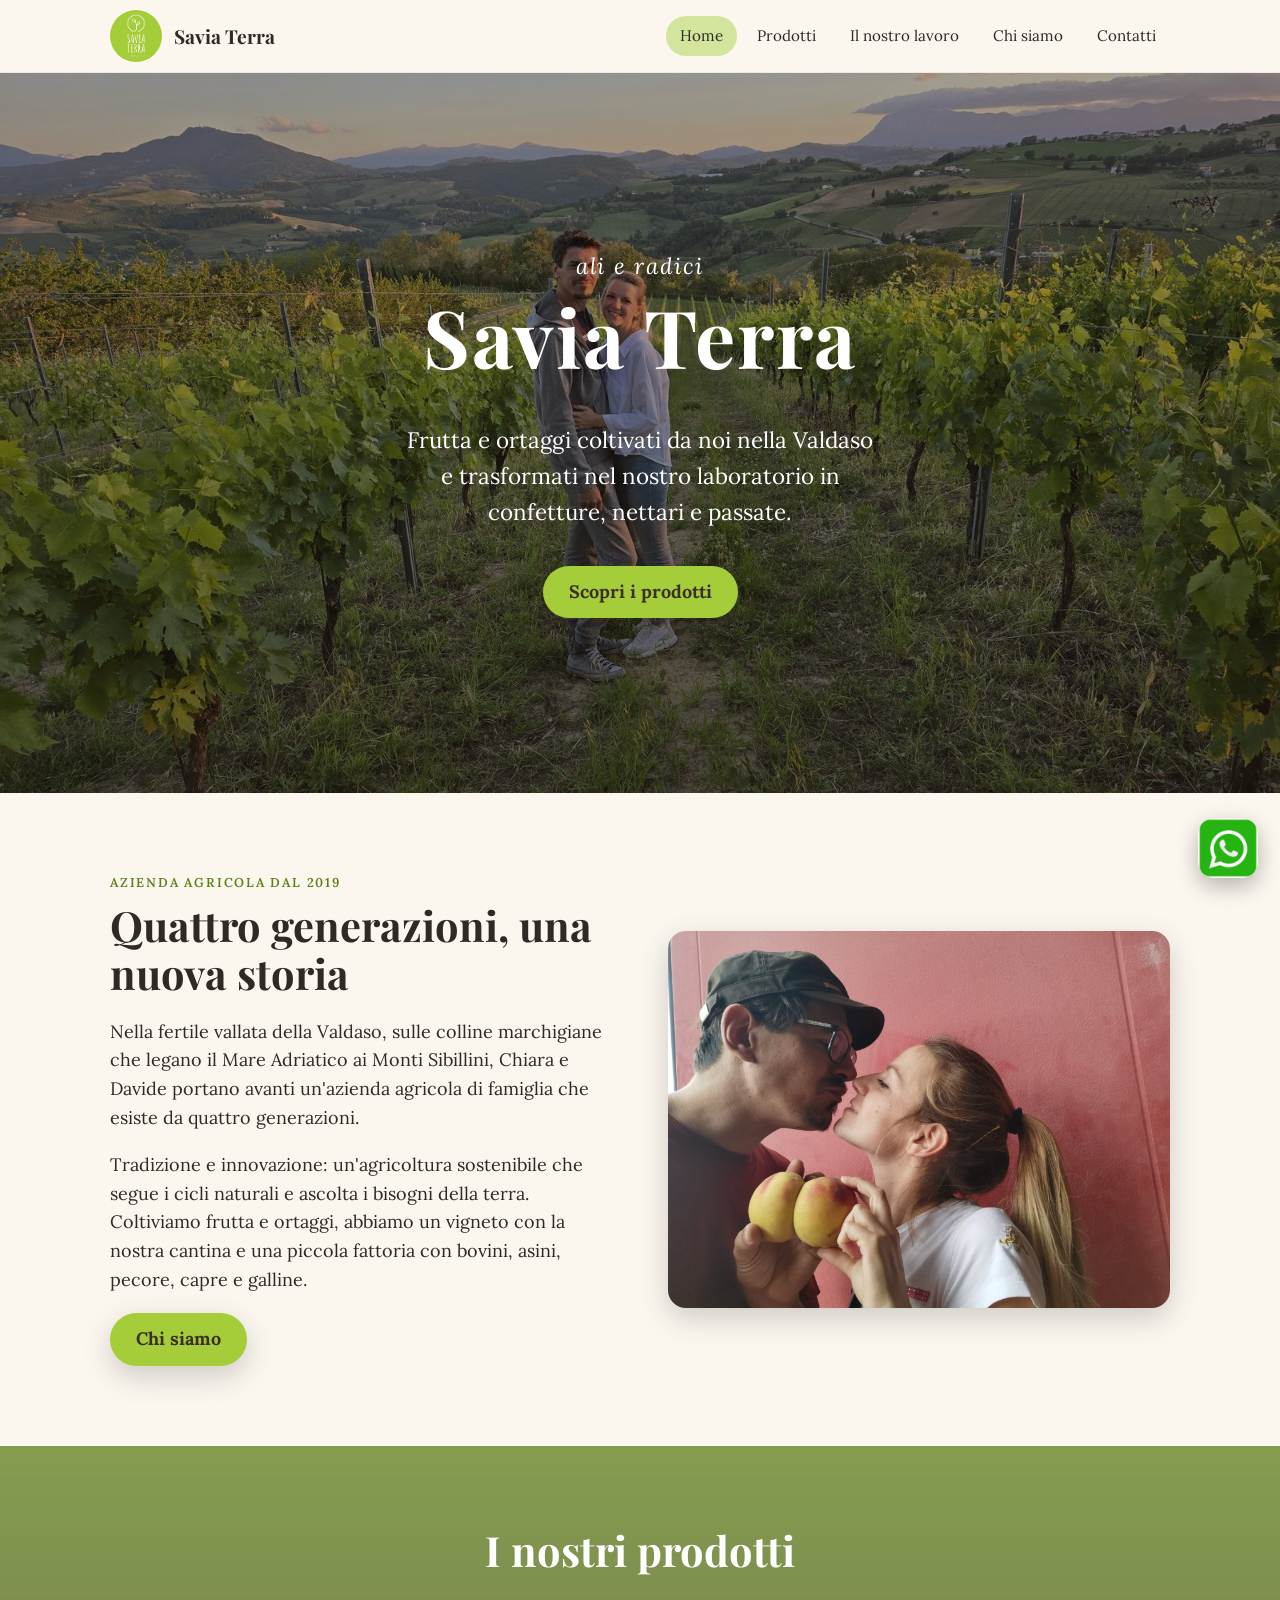
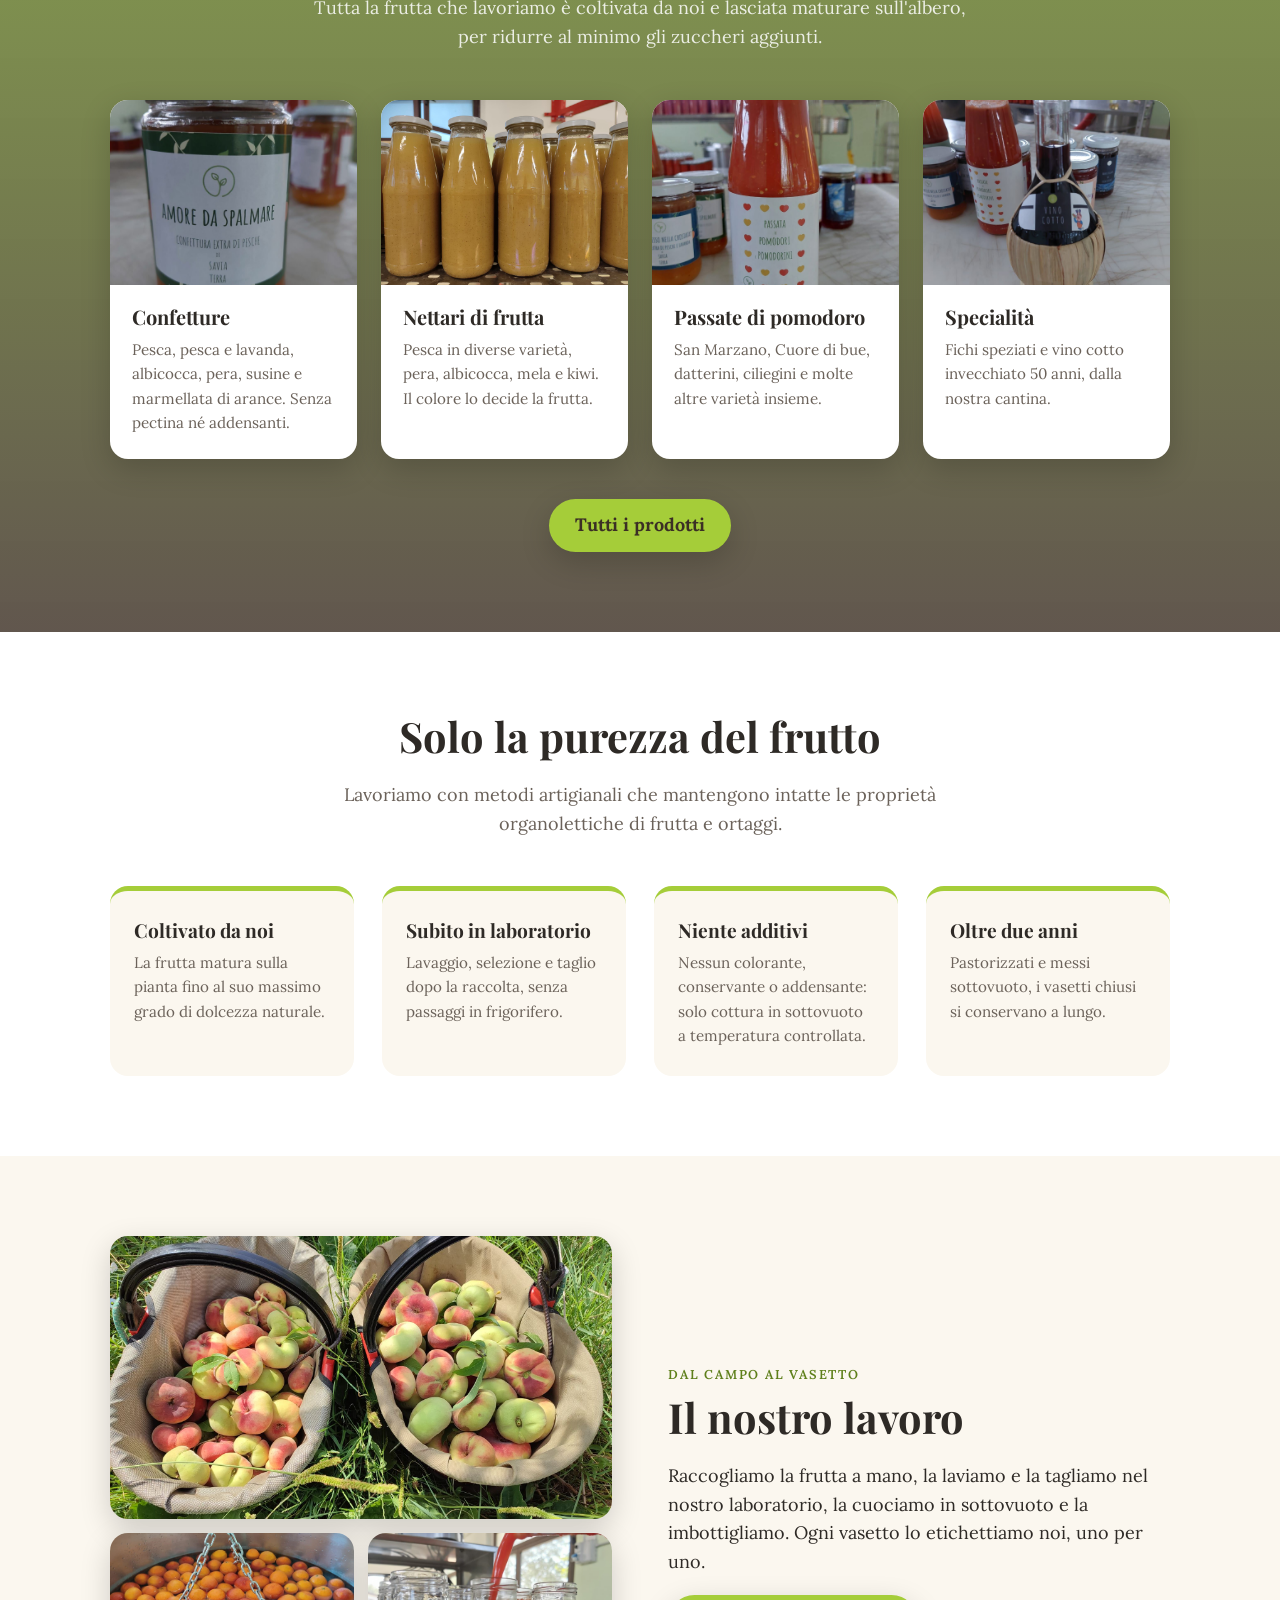
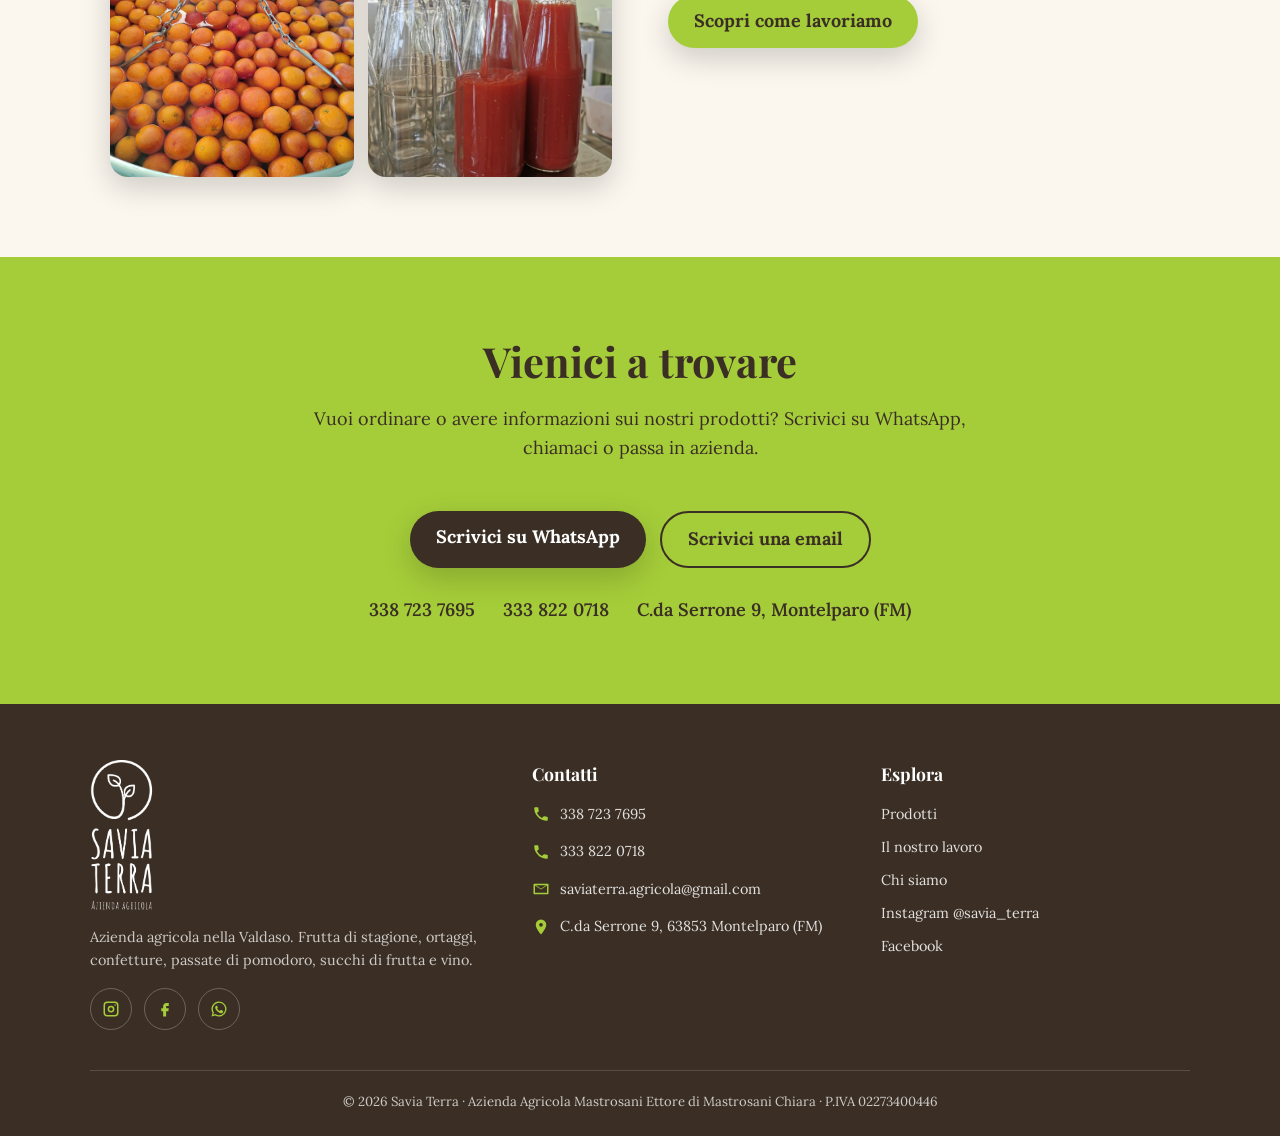
<file: index.html>
<!DOCTYPE html>
<html lang="it">
<head>
    <meta charset="UTF-8">
    <meta name="viewport" content="width=device-width, initial-scale=1">
    <title>Savia Terra | Azienda agricola nella Valdaso</title>
    <meta name="description" content="Savia Terra, azienda agricola di Chiara e Davide nella Valdaso (Marche): frutta e ortaggi coltivati da noi e trasformati in confetture, nettari di frutta e passate di pomodoro, senza conservanti né coloranti.">
    <link rel="icon" href="storage/logo.jpg">
    <link rel="preconnect" href="https://fonts.googleapis.com">
    <link rel="preconnect" href="https://fonts.gstatic.com" crossorigin>
    <link href="https://fonts.googleapis.com/css2?family=Lora:wght@400;600&family=Playfair+Display:wght@600;700&display=swap" rel="stylesheet">
    <link rel="stylesheet" href="styles.css">
</head>
<body>

    <header class="site-header">
        <div class="header">
            <a class="brand" href="./">
                <img src="storage/logo.jpg" alt="Savia Terra | Logo">
                Savia Terra
            </a>
            <nav class="link">
                <a href="./" aria-current="page">Home</a>
                <a href="prodotti.html">Prodotti</a>
                <a href="il-nostro-lavoro.html">Il nostro lavoro</a>
                <a href="chi-siamo.html">Chi siamo</a>
                <a href="#contatti">Contatti</a>
            </nav>
        </div>
    </header>

    <main>
        <!-- Hero -->
        <section class="hero" style="background-image: linear-gradient(rgba(30, 20, 10, 0.4), rgba(30, 20, 10, 0.55)), url('storage/img/chiara-davide-vigna.jpg');">
            <div>
                <p class="tagline">ali e radici</p>
                <h1>Savia Terra</h1>
                <p>Frutta e ortaggi coltivati da noi nella Valdaso e trasformati nel nostro laboratorio in confetture, nettari e passate.</p>
                <a class="button" href="prodotti.html">Scopri i prodotti</a>
            </div>
        </section>

        <!-- Intro -->
        <section class="section">
            <div class="container split">
                <div>
                    <span class="eyebrow">Azienda agricola dal 2019</span>
                    <h2 class="section-title">Quattro generazioni, una nuova storia</h2>
                    <p>Nella fertile vallata della Valdaso, sulle colline marchigiane che legano il Mare Adriatico ai Monti Sibillini, Chiara e Davide portano avanti un'azienda agricola di famiglia che esiste da quattro generazioni.</p>
                    <p>Tradizione e innovazione: un'agricoltura sostenibile che segue i cicli naturali e ascolta i bisogni della terra. Coltiviamo frutta e ortaggi, abbiamo un vigneto con la nostra cantina e una piccola fattoria con bovini, asini, pecore, capre e galline.</p>
                    <a class="button" href="chi-siamo.html">Chi siamo</a>
                </div>
                <img src="storage/img/chiara-davide-pesche.jpg" alt="Chiara e Davide con le pesche appena raccolte" loading="lazy">
            </div>
        </section>

        <!-- Prodotti -->
        <section id="prodotti" class="section products">
            <div class="container">
                <h2 class="section-title">I nostri prodotti</h2>
                <p class="section-intro">Tutta la frutta che lavoriamo è coltivata da noi e lasciata maturare sull'albero, per ridurre al minimo gli zuccheri aggiunti.</p>

                <div class="card-grid">
                    <a class="photo-card" href="prodotti.html#confetture">
                        <img src="storage/img/confettura-pesche.jpg" alt="Vasetto di confettura extra di pesche Savia Terra" loading="lazy">
                        <div>
                            <h3>Confetture</h3>
                            <p>Pesca, pesca e lavanda, albicocca, pera, susine e marmellata di arance. Senza pectina né addensanti.</p>
                        </div>
                    </a>
                    <a class="photo-card" href="prodotti.html#nettari">
                        <img src="storage/img/nettari-pesca.jpg" alt="Bottiglie di nettare di pesca" loading="lazy">
                        <div>
                            <h3>Nettari di frutta</h3>
                            <p>Pesca in diverse varietà, pera, albicocca, mela e kiwi. Il colore lo decide la frutta.</p>
                        </div>
                    </a>
                    <a class="photo-card" href="prodotti.html#passata">
                        <img src="storage/img/passata-bottiglia.jpg" alt="Bottiglia di passata di pomodori e pomodorini" loading="lazy">
                        <div>
                            <h3>Passate di pomodoro</h3>
                            <p>San Marzano, Cuore di bue, datterini, ciliegini e molte altre varietà insieme.</p>
                        </div>
                    </a>
                    <a class="photo-card" href="prodotti.html#specialita">
                        <img src="storage/img/vino-cotto.jpg" alt="Fiasco di vino cotto invecchiato" loading="lazy">
                        <div>
                            <h3>Specialità</h3>
                            <p>Fichi speziati e vino cotto invecchiato 50 anni, dalla nostra cantina.</p>
                        </div>
                    </a>
                </div>

                <div class="more">
                    <a class="button" href="prodotti.html">Tutti i prodotti</a>
                </div>
            </div>
        </section>

        <!-- Valori -->
        <section class="section section-alt">
            <div class="container">
                <h2 class="section-title">Solo la purezza del frutto</h2>
                <p class="section-intro">Lavoriamo con metodi artigianali che mantengono intatte le proprietà organolettiche di frutta e ortaggi.</p>
                <ul class="values">
                    <li>
                        <h3>Coltivato da noi</h3>
                        <p>La frutta matura sulla pianta fino al suo massimo grado di dolcezza naturale.</p>
                    </li>
                    <li>
                        <h3>Subito in laboratorio</h3>
                        <p>Lavaggio, selezione e taglio dopo la raccolta, senza passaggi in frigorifero.</p>
                    </li>
                    <li>
                        <h3>Niente additivi</h3>
                        <p>Nessun colorante, conservante o addensante: solo cottura in sottovuoto a temperatura controllata.</p>
                    </li>
                    <li>
                        <h3>Oltre due anni</h3>
                        <p>Pastorizzati e messi sottovuoto, i vasetti chiusi si conservano a lungo.</p>
                    </li>
                </ul>
            </div>
        </section>

        <!-- Il nostro lavoro -->
        <section class="section">
            <div class="container split reverse">
                <div>
                    <span class="eyebrow">Dal campo al vasetto</span>
                    <h2 class="section-title">Il nostro lavoro</h2>
                    <p>Raccogliamo la frutta a mano, la laviamo e la tagliamo nel nostro laboratorio, la cuociamo in sottovuoto e la imbottigliamo. Ogni vasetto lo etichettiamo noi, uno per uno.</p>
                    <a class="button" href="il-nostro-lavoro.html">Scopri come lavoriamo</a>
                </div>
                <div class="collage">
                    <img class="wide" src="storage/img/raccolta-cesti.jpg" alt="Cesti di pesche appena raccolte nell'erba" loading="lazy">
                    <img src="storage/img/albicocche-lavaggio.jpg" alt="Albicocche durante il lavaggio" loading="lazy">
                    <img src="storage/img/imbottigliamento.jpg" alt="Imbottigliamento della passata" loading="lazy">
                </div>
            </div>
        </section>

        <!-- Ordina -->
        <section id="ordina" class="section contact">
            <div class="container">
                <h2 class="section-title">Vienici a trovare</h2>
                <p class="section-intro">Vuoi ordinare o avere informazioni sui nostri prodotti? Scrivici su WhatsApp, chiamaci o passa in azienda.</p>
                <div class="actions">
                    <a class="button" href="https://wa.me/393387237695?text=Ciao%20Savia%20Terra!%20Vorrei%20informazioni%20sui%20vostri%20prodotti." target="_blank" rel="noopener">Scrivici su WhatsApp</a>
                    <a class="button outline" href="mailto:saviaterra.agricola@gmail.com">Scrivici una email</a>
                </div>
                <ul class="contact-list">
                    <li><a href="tel:+393387237695">338 723 7695</a></li>
                    <li><a href="tel:+393338220718">333 822 0718</a></li>
                    <li><a href="https://www.google.com/maps/search/?api=1&amp;query=Contrada+Serrone+9+Montelparo+FM" target="_blank" rel="noopener">C.da Serrone 9, Montelparo (FM)</a></li>
                </ul>
            </div>
        </section>
    </main>

    <footer id="contatti">
        <div class="footer-grid">
            <div>
                <img class="footer-logo" src="storage/img/logo-bianco.png" alt="Savia Terra">
                <p>Azienda agricola nella Valdaso. Frutta di stagione, ortaggi, confetture, passate di pomodoro, succhi di frutta e vino.</p>
                <div class="social">
                    <a href="https://www.instagram.com/savia_terra/" target="_blank" rel="noopener" aria-label="Instagram @savia_terra">
                        <svg viewBox="0 0 24 24" aria-hidden="true"><path d="M7 2h10a5 5 0 0 1 5 5v10a5 5 0 0 1-5 5H7a5 5 0 0 1-5-5V7a5 5 0 0 1 5-5zm0 2a3 3 0 0 0-3 3v10a3 3 0 0 0 3 3h10a3 3 0 0 0 3-3V7a3 3 0 0 0-3-3H7zm5 3.5a4.5 4.5 0 1 1 0 9 4.5 4.5 0 0 1 0-9zm0 2a2.5 2.5 0 1 0 0 5 2.5 2.5 0 0 0 0-5zM17.5 5.5a1 1 0 1 1 0 2 1 1 0 0 1 0-2z"/></svg>
                    </a>
                    <a href="https://www.facebook.com/p/Savia-Terra-100066953913425/" target="_blank" rel="noopener" aria-label="Facebook Savia Terra">
                        <svg viewBox="0 0 24 24" aria-hidden="true"><path d="M14 8h3V4h-3c-2.8 0-4.5 1.8-4.5 4.6V11H7v4h2.5v7h4v-7h3l.5-4h-3.5V8.8c0-.5.3-.8.5-.8z"/></svg>
                    </a>
                    <a href="https://wa.me/393387237695" target="_blank" rel="noopener" aria-label="WhatsApp">
                        <svg viewBox="0 0 24 24" aria-hidden="true"><path d="M12 2a10 10 0 0 0-8.6 15.1L2 22l5-1.3A10 10 0 1 0 12 2zm0 18.2a8.2 8.2 0 0 1-4.2-1.2l-.3-.2-3 .8.8-2.9-.2-.3A8.2 8.2 0 1 1 12 20.2zm4.5-6.1c-.2-.1-1.5-.7-1.7-.8-.2-.1-.4-.1-.6.1l-.8 1c-.1.2-.3.2-.5.1a6.7 6.7 0 0 1-3.3-2.9c-.2-.4.3-.4.8-1.3.1-.2 0-.3 0-.4l-.8-1.8c-.2-.5-.4-.4-.6-.4h-.5a1 1 0 0 0-.7.3 3 3 0 0 0-.9 2.2 5.2 5.2 0 0 0 1.1 2.7 11.8 11.8 0 0 0 4.5 4c1.7.7 2.3.8 3.2.6.5-.1 1.5-.6 1.7-1.2.2-.6.2-1.1.2-1.2-.1-.1-.2-.2-.4-.3z"/></svg>
                    </a>
                </div>
            </div>
            <div>
                <h4>Contatti</h4>
                <ul>
                    <li><a href="tel:+393387237695"><svg viewBox="0 0 24 24" aria-hidden="true"><path d="M6.6 10.8a15.1 15.1 0 0 0 6.6 6.6l2.2-2.2a1 1 0 0 1 1-.25c1.1.37 2.3.57 3.6.57a1 1 0 0 1 1 1V20a1 1 0 0 1-1 1A17 17 0 0 1 3 4a1 1 0 0 1 1-1h3.5a1 1 0 0 1 1 1c0 1.25.2 2.45.57 3.57a1 1 0 0 1-.25 1L6.6 10.8z"/></svg>338 723 7695</a></li>
                    <li><a href="tel:+393338220718"><svg viewBox="0 0 24 24" aria-hidden="true"><path d="M6.6 10.8a15.1 15.1 0 0 0 6.6 6.6l2.2-2.2a1 1 0 0 1 1-.25c1.1.37 2.3.57 3.6.57a1 1 0 0 1 1 1V20a1 1 0 0 1-1 1A17 17 0 0 1 3 4a1 1 0 0 1 1-1h3.5a1 1 0 0 1 1 1c0 1.25.2 2.45.57 3.57a1 1 0 0 1-.25 1L6.6 10.8z"/></svg>333 822 0718</a></li>
                    <li><a href="mailto:saviaterra.agricola@gmail.com"><svg viewBox="0 0 24 24" aria-hidden="true"><path d="M3 5h18a1 1 0 0 1 1 1v12a1 1 0 0 1-1 1H3a1 1 0 0 1-1-1V6a1 1 0 0 1 1-1zm1 2.4V17h16V7.4l-8 5.3-8-5.3zM5.2 7 12 11.5 18.8 7H5.2z"/></svg>saviaterra.agricola@gmail.com</a></li>
                    <li><a href="https://www.google.com/maps/search/?api=1&amp;query=Contrada+Serrone+9+Montelparo+FM" target="_blank" rel="noopener"><svg viewBox="0 0 24 24" aria-hidden="true"><path d="M12 2a7 7 0 0 1 7 7c0 5.2-7 13-7 13S5 14.2 5 9a7 7 0 0 1 7-7zm0 4.5a2.5 2.5 0 1 0 0 5 2.5 2.5 0 0 0 0-5z"/></svg>C.da Serrone 9, 63853 Montelparo (FM)</a></li>
                </ul>
            </div>
            <div>
                <h4>Esplora</h4>
                <ul>
                    <li><a href="prodotti.html">Prodotti</a></li>
                    <li><a href="il-nostro-lavoro.html">Il nostro lavoro</a></li>
                    <li><a href="chi-siamo.html">Chi siamo</a></li>
                    <li><a href="https://www.instagram.com/savia_terra/" target="_blank" rel="noopener">Instagram @savia_terra</a></li>
                    <li><a href="https://www.facebook.com/p/Savia-Terra-100066953913425/" target="_blank" rel="noopener">Facebook</a></li>
                </ul>
            </div>
        </div>
        <div class="legal">
            <p>&copy; 2026 Savia Terra · Azienda Agricola Mastrosani Ettore di Mastrosani Chiara · P.IVA 02273400446</p>
        </div>
    </footer>

    <a class="whatsapp" href="https://wa.me/393387237695?text=Ciao%20Savia%20Terra!%20Vorrei%20informazioni%20sui%20vostri%20prodotti." target="_blank" rel="noopener" aria-label="Scrivici su WhatsApp">
        <img src="storage/wapp.png" alt="">
    </a>

</body>
</html>
</file>
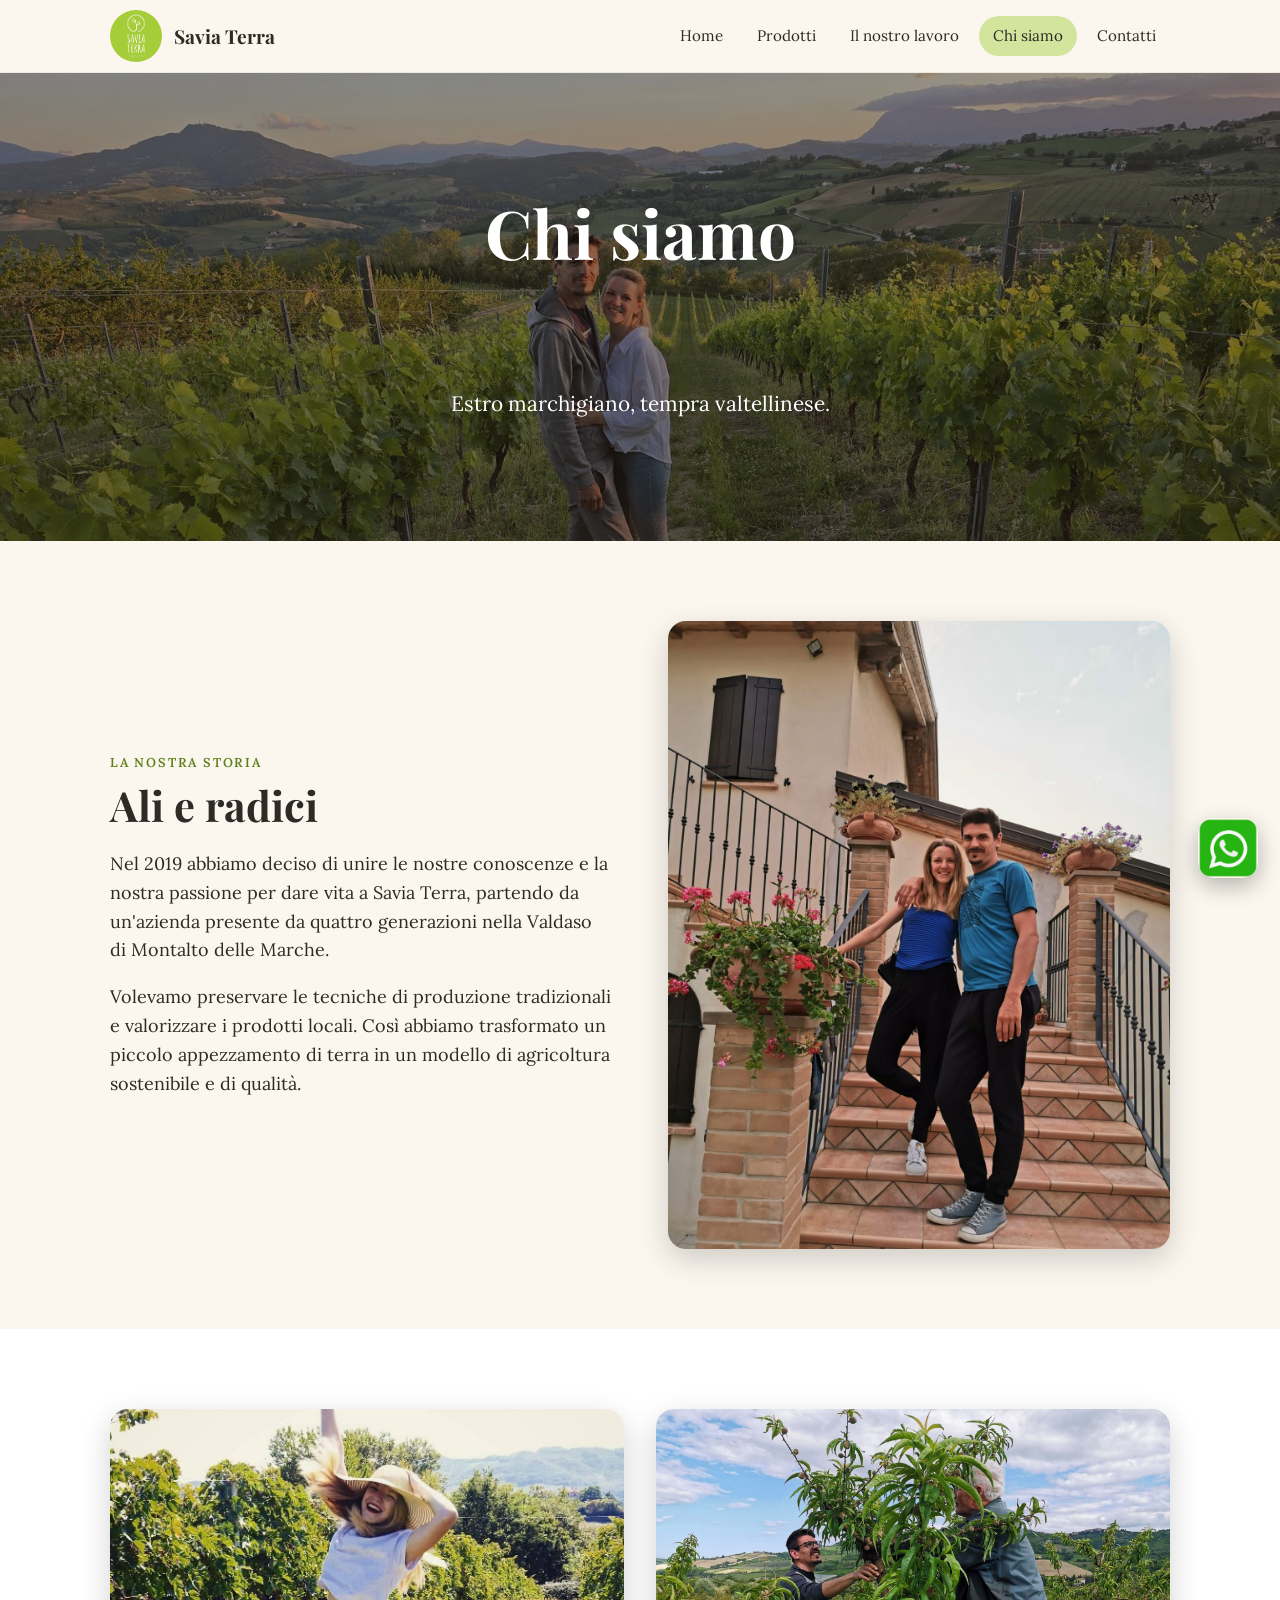
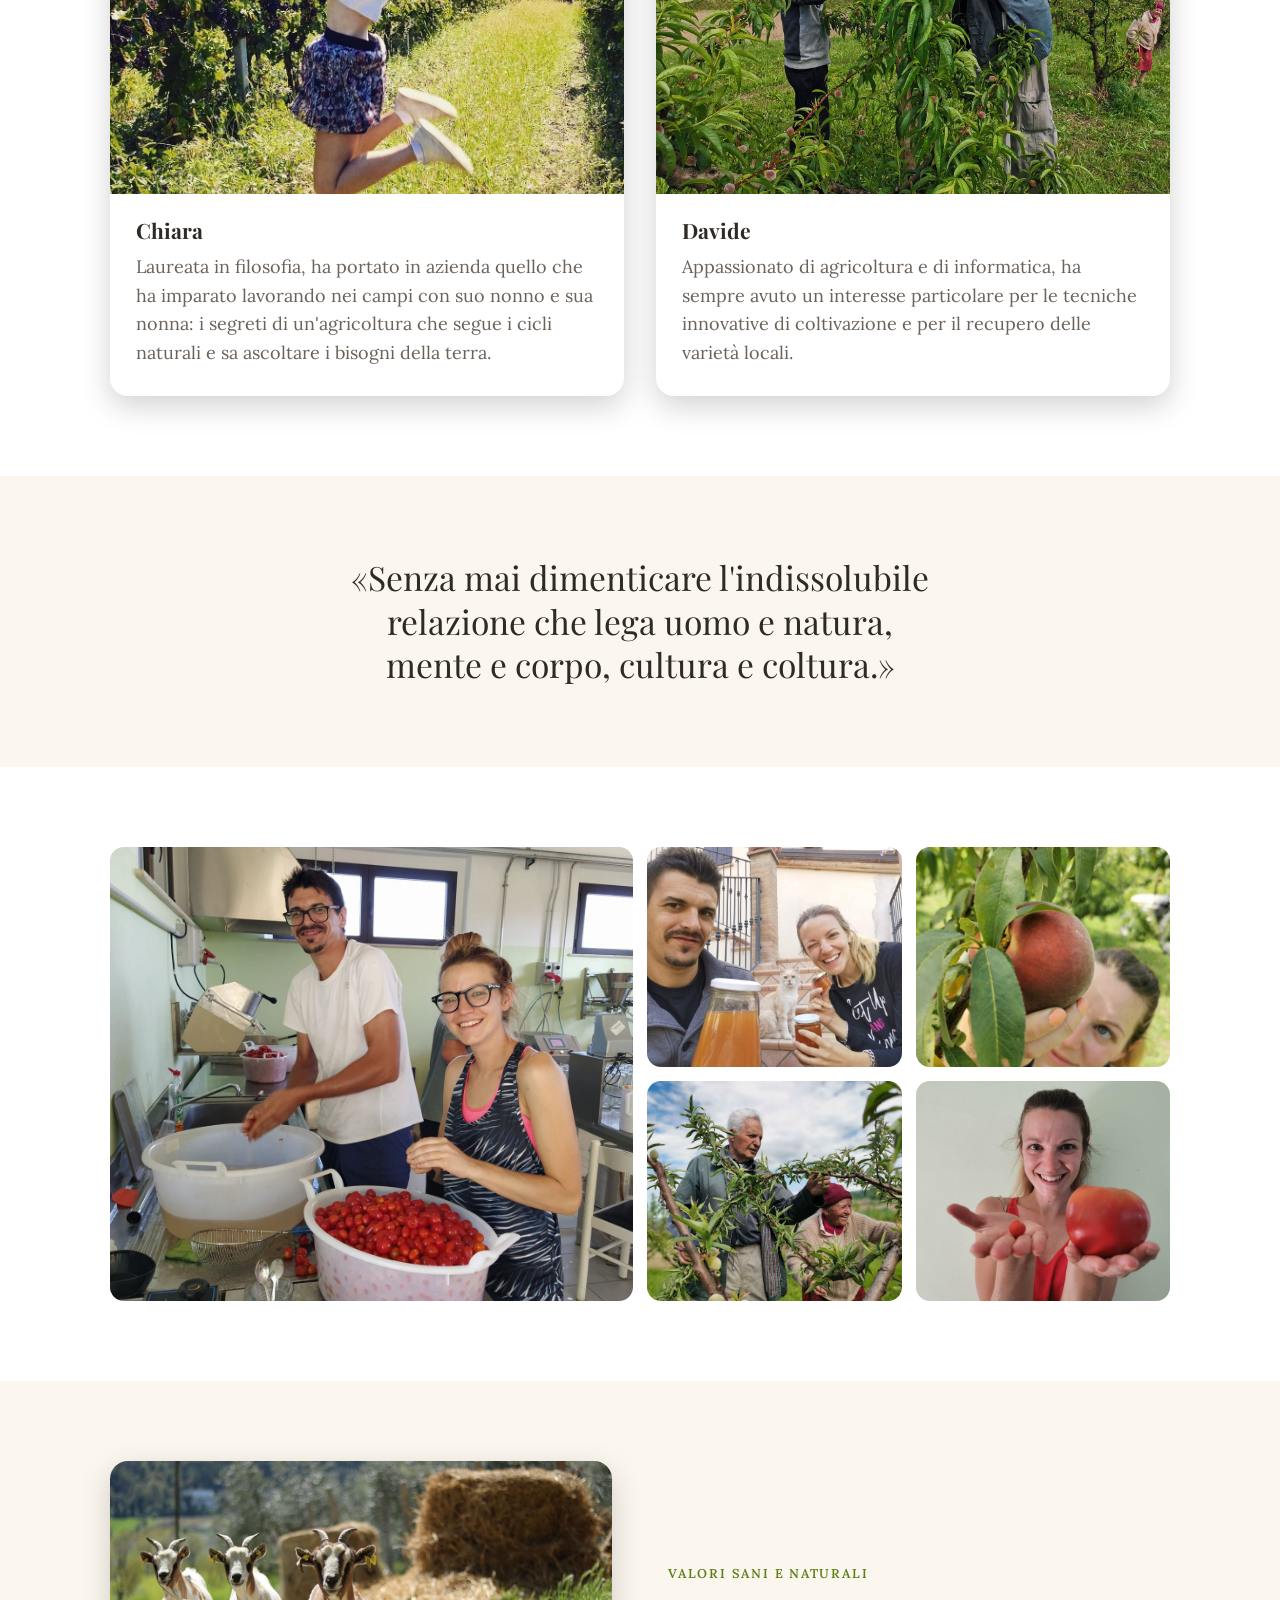
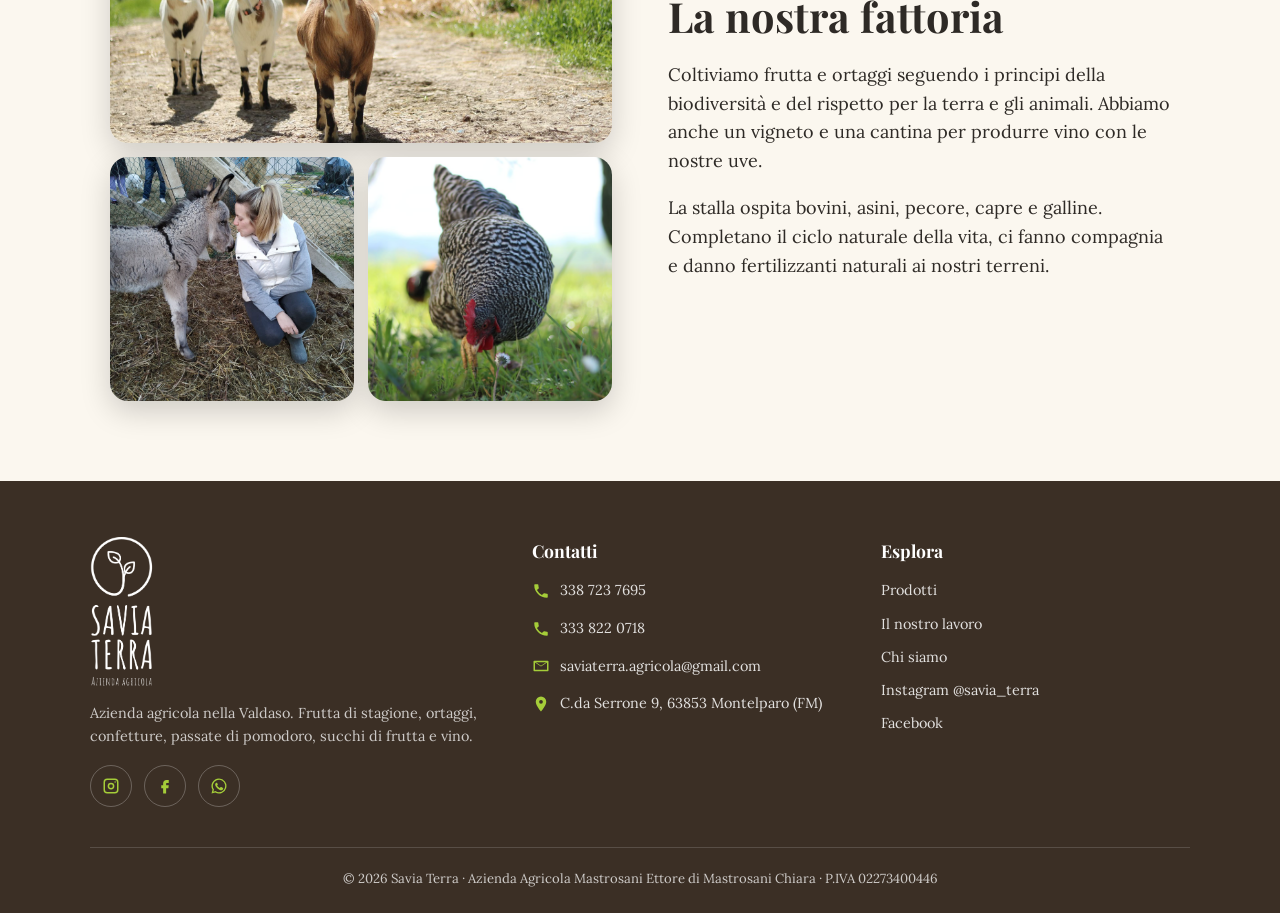
<file: chi-siamo.html>
<!DOCTYPE html>
<html lang="it">
<head>
    <meta charset="UTF-8">
    <meta name="viewport" content="width=device-width, initial-scale=1">
    <title>Chi siamo | Savia Terra</title>
    <meta name="description" content="Chiara e Davide raccontano Savia Terra, l'azienda agricola di famiglia nella Valdaso che da quattro generazioni coltiva frutta, ortaggi e vino.">
    <link rel="icon" href="storage/logo.jpg">
    <link rel="preconnect" href="https://fonts.googleapis.com">
    <link rel="preconnect" href="https://fonts.gstatic.com" crossorigin>
    <link href="https://fonts.googleapis.com/css2?family=Lora:wght@400;600&family=Playfair+Display:wght@600;700&display=swap" rel="stylesheet">
    <link rel="stylesheet" href="styles.css">
</head>
<body>

    <header class="site-header">
        <div class="header">
            <a class="brand" href="./">
                <img src="storage/logo.jpg" alt="Savia Terra | Logo">
                Savia Terra
            </a>
            <nav class="link">
                <a href="./">Home</a>
                <a href="prodotti.html">Prodotti</a>
                <a href="il-nostro-lavoro.html">Il nostro lavoro</a>
                <a href="chi-siamo.html" aria-current="page">Chi siamo</a>
                <a href="#contatti">Contatti</a>
            </nav>
        </div>
    </header>

    <main>
        <section class="page-hero" style="background-position:50% 25%; --hero-img: url('storage/img/chiara-davide-vigna.jpg');">
                <h1>Chi siamo</h1>
                <!-- <p>Siamo Chiara e Davide, cresciuti in famiglie con tradizioni agricole alle spalle.</p> -->
                <!-- <br><br><br><br> -->
                <p>Estro marchigiano, tempra valtellinese.</p>

            </div>
        </section>

        <section class="section">
            <div class="container split">
                <div>
                    <span class="eyebrow">La nostra storia</span>
                    <h2 class="section-title">Ali e radici</h2>
                    <p>Nel 2019 abbiamo deciso di unire le nostre conoscenze e la nostra passione per dare vita a Savia Terra, partendo da un'azienda presente da quattro generazioni nella Valdaso di Montalto delle Marche.</p>
                    <p>Volevamo preservare le tecniche di produzione tradizionali e valorizzare i prodotti locali. Così abbiamo trasformato un piccolo appezzamento di terra in un modello di agricoltura sostenibile e di qualità.</p>
                </div>
                <img src="storage/img/chiara-davide-casa.jpg" alt="Chiara e Davide sulle scale di casa" loading="lazy" style="aspect-ratio: 4 / 5; object-position: center 30%;">
            </div>
        </section>

        <section class="section section-alt">
            <div class="container">
                <div class="people">
                    <article class="person">
                        <img src="storage/img/chiara-salto.jpg" alt="Chiara che salta di gioia in mezzo al frutteto" loading="lazy" style="object-position: center 25%;">
                        <div>
                            <h3>Chiara</h3>
                            <p>Laureata in filosofia, ha portato in azienda quello che ha imparato lavorando nei campi con suo nonno e sua nonna: i segreti di un'agricoltura che segue i cicli naturali e sa ascoltare i bisogni della terra.</p>
                        </div>
                    </article>
                    <article class="person">
                        <img src="storage/img/davide-frutteto-nonni.jpg" alt="Davide tra i peschi del frutteto" loading="lazy" style="object-position: 25% center;">
                        <div>
                            <h3>Davide</h3>
                            <p>Appassionato di agricoltura e di informatica, ha sempre avuto un interesse particolare per le tecniche innovative di coltivazione e per il recupero delle varietà locali.</p>
                        </div>
                    </article>
                </div>
            </div>
        </section>

        <section class="section">
            <div class="container">
                <p class="quote">«Senza mai dimenticare l'indissolubile relazione che lega uomo e natura, mente e corpo, cultura e coltura.»</p>
            </div>
        </section>

        <section class="section section-alt">
            <div class="container">
                <div class="gallery">
                    <img class="big" src="storage/img/chiara-davide-laboratorio.jpg" alt="Chiara e Davide al lavoro nel laboratorio" loading="lazy">
                    <img src="storage/img/chiara-davide-succo.jpg" alt="Davide e Chiara con il nettare e la confettura" loading="lazy">
                    <img src="storage/img/chiara-pesca.jpg" alt="Una pesca appena colta" loading="lazy">
                    <img src="storage/img/nonni-frutteto.jpg" alt="I nonni al lavoro tra i peschi" loading="lazy">
                    <img src="storage/img/chiara-pomodoro.jpg" alt="Chiara con un grande pomodoro" loading="lazy">
                </div>
            </div>
        </section>

        <section class="section">
            <div class="container split reverse">
                <div>
                    <span class="eyebrow">Valori sani e naturali</span>
                    <h2 class="section-title">La nostra fattoria</h2>
                    <p>Coltiviamo frutta e ortaggi seguendo i principi della biodiversità e del rispetto per la terra e gli animali. Abbiamo anche un vigneto e una cantina per produrre vino con le nostre uve.</p>
                    <p>La stalla ospita bovini, asini, pecore, capre e galline. Completano il ciclo naturale della vita, ci fanno compagnia e danno fertilizzanti naturali ai nostri terreni.</p>
                </div>
                <div class="collage">
                    <img class="wide" src="storage/img/fattoria-capre.jpg" alt="Tre capre della fattoria" loading="lazy">
                    <img src="storage/img/fattoria-asinello.jpg" alt="Un asinello della fattoria" loading="lazy">
                    <img src="storage/img/fattoria-galline.jpg" alt="Galline al pascolo" loading="lazy">
                </div>
            </div>
        </section>
    </main>

    <footer id="contatti">
        <div class="footer-grid">
            <div>
                <img class="footer-logo" src="storage/img/logo-bianco.png" alt="Savia Terra">
                <p>Azienda agricola nella Valdaso. Frutta di stagione, ortaggi, confetture, passate di pomodoro, succhi di frutta e vino.</p>
                <div class="social">
                    <a href="https://www.instagram.com/savia_terra/" target="_blank" rel="noopener" aria-label="Instagram @savia_terra">
                        <svg viewBox="0 0 24 24" aria-hidden="true"><path d="M7 2h10a5 5 0 0 1 5 5v10a5 5 0 0 1-5 5H7a5 5 0 0 1-5-5V7a5 5 0 0 1 5-5zm0 2a3 3 0 0 0-3 3v10a3 3 0 0 0 3 3h10a3 3 0 0 0 3-3V7a3 3 0 0 0-3-3H7zm5 3.5a4.5 4.5 0 1 1 0 9 4.5 4.5 0 0 1 0-9zm0 2a2.5 2.5 0 1 0 0 5 2.5 2.5 0 0 0 0-5zM17.5 5.5a1 1 0 1 1 0 2 1 1 0 0 1 0-2z"/></svg>
                    </a>
                    <a href="https://www.facebook.com/p/Savia-Terra-100066953913425/" target="_blank" rel="noopener" aria-label="Facebook Savia Terra">
                        <svg viewBox="0 0 24 24" aria-hidden="true"><path d="M14 8h3V4h-3c-2.8 0-4.5 1.8-4.5 4.6V11H7v4h2.5v7h4v-7h3l.5-4h-3.5V8.8c0-.5.3-.8.5-.8z"/></svg>
                    </a>
                    <a href="https://wa.me/393387237695" target="_blank" rel="noopener" aria-label="WhatsApp">
                        <svg viewBox="0 0 24 24" aria-hidden="true"><path d="M12 2a10 10 0 0 0-8.6 15.1L2 22l5-1.3A10 10 0 1 0 12 2zm0 18.2a8.2 8.2 0 0 1-4.2-1.2l-.3-.2-3 .8.8-2.9-.2-.3A8.2 8.2 0 1 1 12 20.2zm4.5-6.1c-.2-.1-1.5-.7-1.7-.8-.2-.1-.4-.1-.6.1l-.8 1c-.1.2-.3.2-.5.1a6.7 6.7 0 0 1-3.3-2.9c-.2-.4.3-.4.8-1.3.1-.2 0-.3 0-.4l-.8-1.8c-.2-.5-.4-.4-.6-.4h-.5a1 1 0 0 0-.7.3 3 3 0 0 0-.9 2.2 5.2 5.2 0 0 0 1.1 2.7 11.8 11.8 0 0 0 4.5 4c1.7.7 2.3.8 3.2.6.5-.1 1.5-.6 1.7-1.2.2-.6.2-1.1.2-1.2-.1-.1-.2-.2-.4-.3z"/></svg>
                    </a>
                </div>
            </div>
            <div>
                <h4>Contatti</h4>
                <ul>
                    <li><a href="tel:+393387237695"><svg viewBox="0 0 24 24" aria-hidden="true"><path d="M6.6 10.8a15.1 15.1 0 0 0 6.6 6.6l2.2-2.2a1 1 0 0 1 1-.25c1.1.37 2.3.57 3.6.57a1 1 0 0 1 1 1V20a1 1 0 0 1-1 1A17 17 0 0 1 3 4a1 1 0 0 1 1-1h3.5a1 1 0 0 1 1 1c0 1.25.2 2.45.57 3.57a1 1 0 0 1-.25 1L6.6 10.8z"/></svg>338 723 7695</a></li>
                    <li><a href="tel:+393338220718"><svg viewBox="0 0 24 24" aria-hidden="true"><path d="M6.6 10.8a15.1 15.1 0 0 0 6.6 6.6l2.2-2.2a1 1 0 0 1 1-.25c1.1.37 2.3.57 3.6.57a1 1 0 0 1 1 1V20a1 1 0 0 1-1 1A17 17 0 0 1 3 4a1 1 0 0 1 1-1h3.5a1 1 0 0 1 1 1c0 1.25.2 2.45.57 3.57a1 1 0 0 1-.25 1L6.6 10.8z"/></svg>333 822 0718</a></li>
                    <li><a href="mailto:saviaterra.agricola@gmail.com"><svg viewBox="0 0 24 24" aria-hidden="true"><path d="M3 5h18a1 1 0 0 1 1 1v12a1 1 0 0 1-1 1H3a1 1 0 0 1-1-1V6a1 1 0 0 1 1-1zm1 2.4V17h16V7.4l-8 5.3-8-5.3zM5.2 7 12 11.5 18.8 7H5.2z"/></svg>saviaterra.agricola@gmail.com</a></li>
                    <li><a href="https://www.google.com/maps/search/?api=1&amp;query=Contrada+Serrone+9+Montelparo+FM" target="_blank" rel="noopener"><svg viewBox="0 0 24 24" aria-hidden="true"><path d="M12 2a7 7 0 0 1 7 7c0 5.2-7 13-7 13S5 14.2 5 9a7 7 0 0 1 7-7zm0 4.5a2.5 2.5 0 1 0 0 5 2.5 2.5 0 0 0 0-5z"/></svg>C.da Serrone 9, 63853 Montelparo (FM)</a></li>
                </ul>
            </div>
            <div>
                <h4>Esplora</h4>
                <ul>
                    <li><a href="prodotti.html">Prodotti</a></li>
                    <li><a href="il-nostro-lavoro.html">Il nostro lavoro</a></li>
                    <li><a href="chi-siamo.html">Chi siamo</a></li>
                    <li><a href="https://www.instagram.com/savia_terra/" target="_blank" rel="noopener">Instagram @savia_terra</a></li>
                    <li><a href="https://www.facebook.com/p/Savia-Terra-100066953913425/" target="_blank" rel="noopener">Facebook</a></li>
                </ul>
            </div>
        </div>
        <div class="legal">
            <p>&copy; 2026 Savia Terra · Azienda Agricola Mastrosani Ettore di Mastrosani Chiara · P.IVA 02273400446</p>
        </div>
    </footer>

    <a class="whatsapp" href="https://wa.me/393387237695?text=Ciao%20Savia%20Terra!%20Vorrei%20informazioni%20sui%20vostri%20prodotti." target="_blank" rel="noopener" aria-label="Scrivici su WhatsApp">
        <img src="storage/wapp.png" alt="">
    </a>

</body>
</html>
</file>
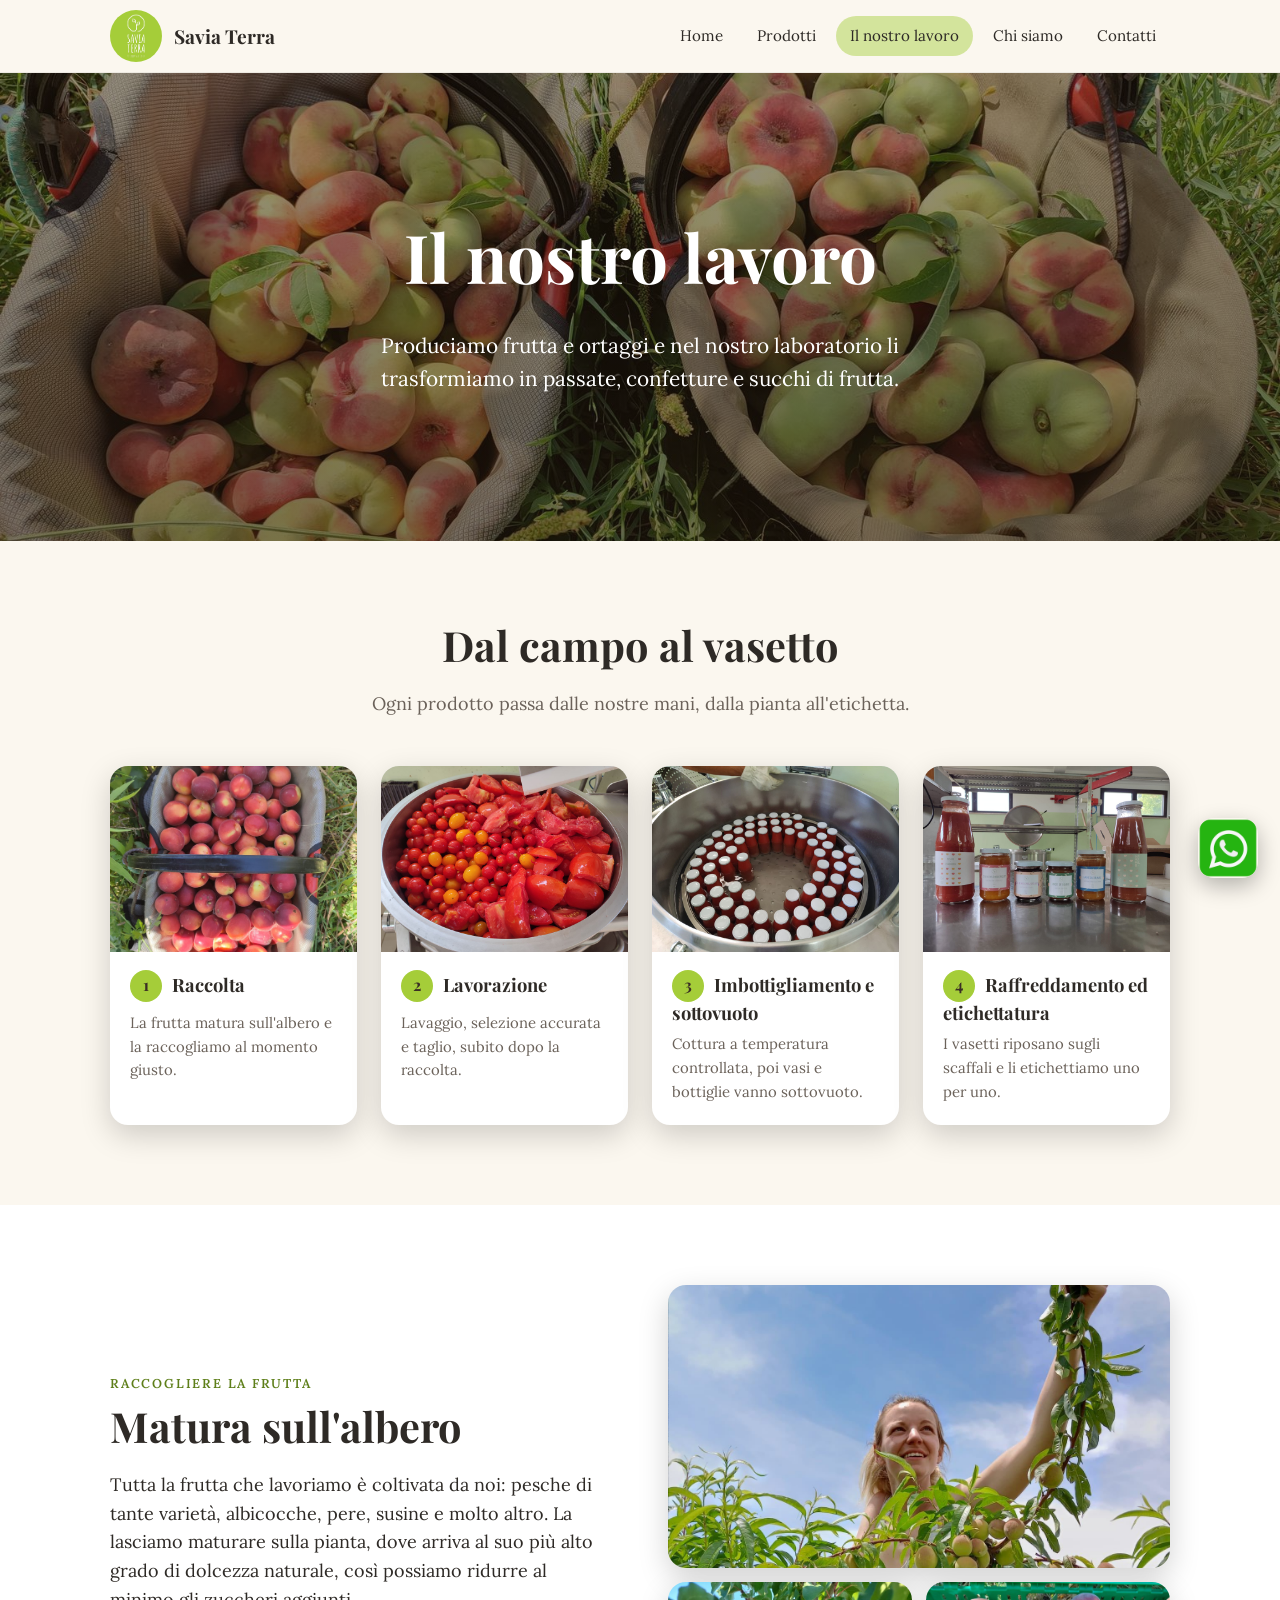
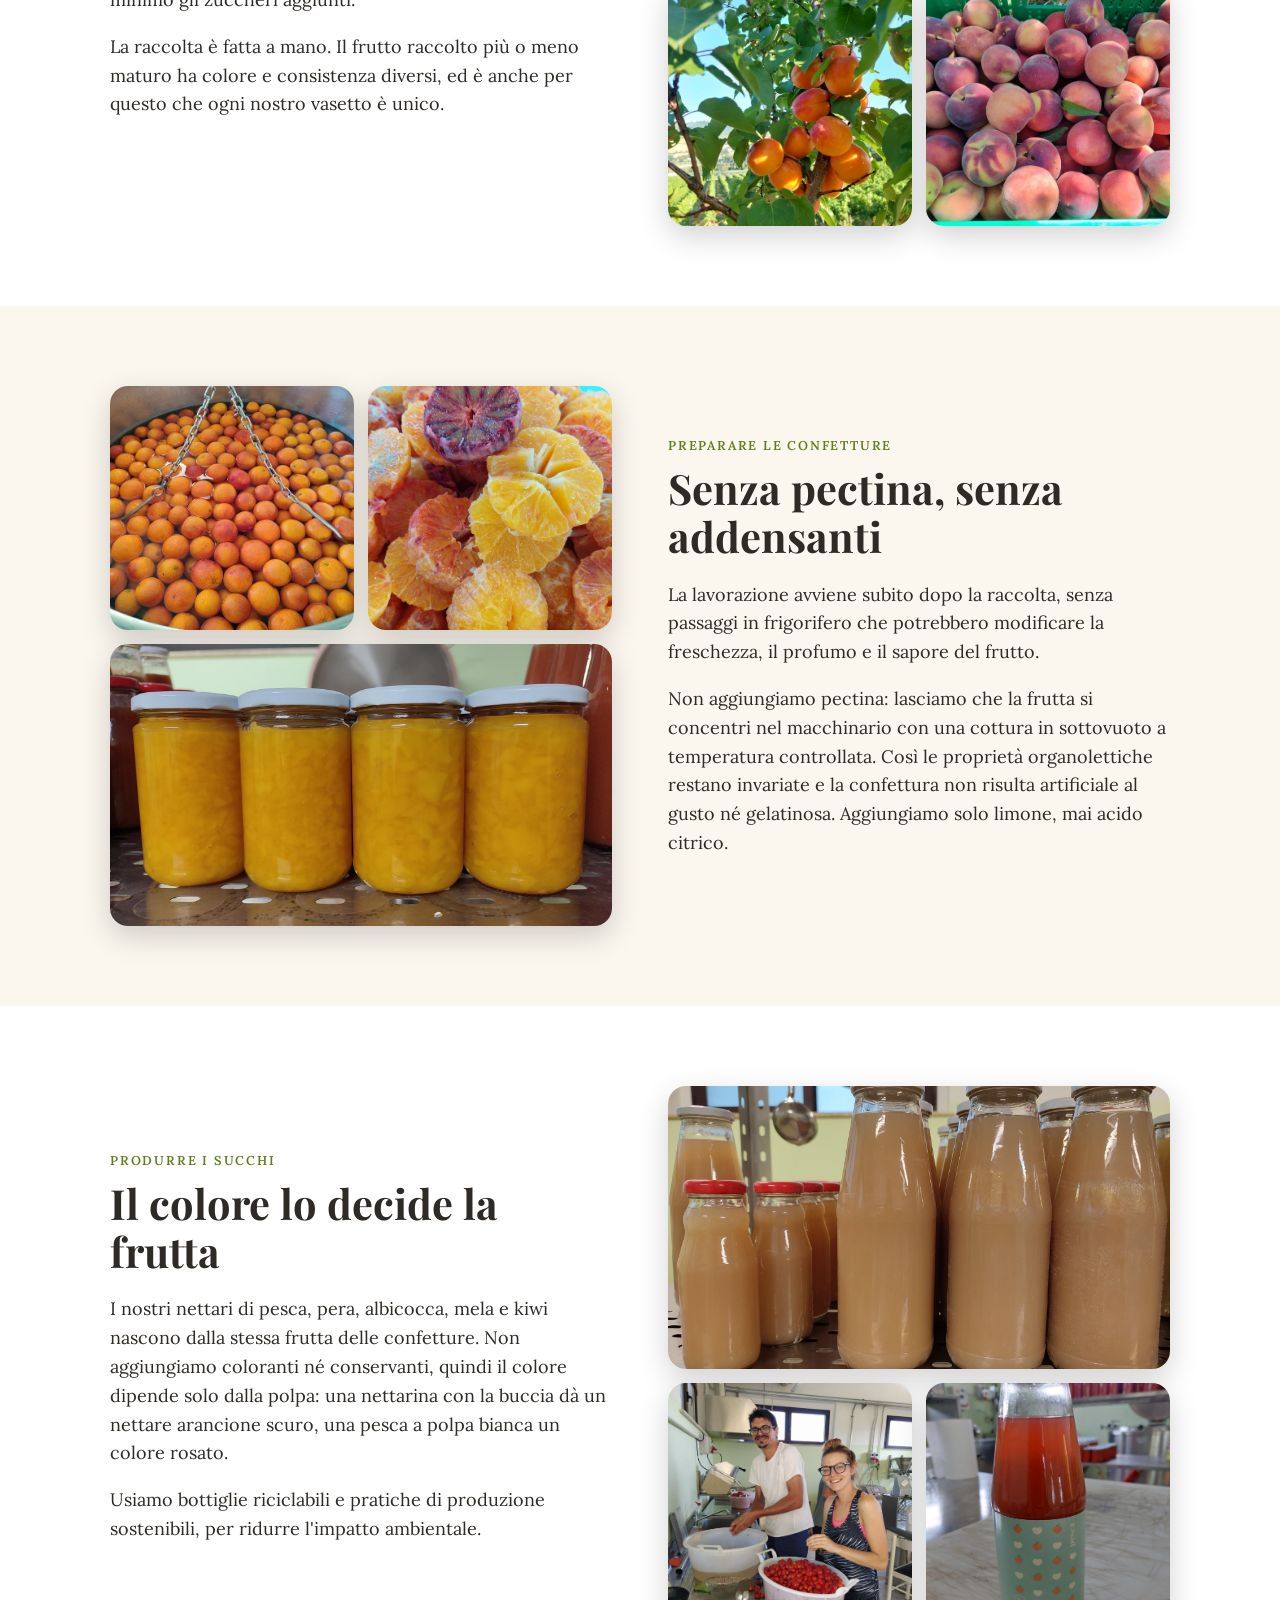
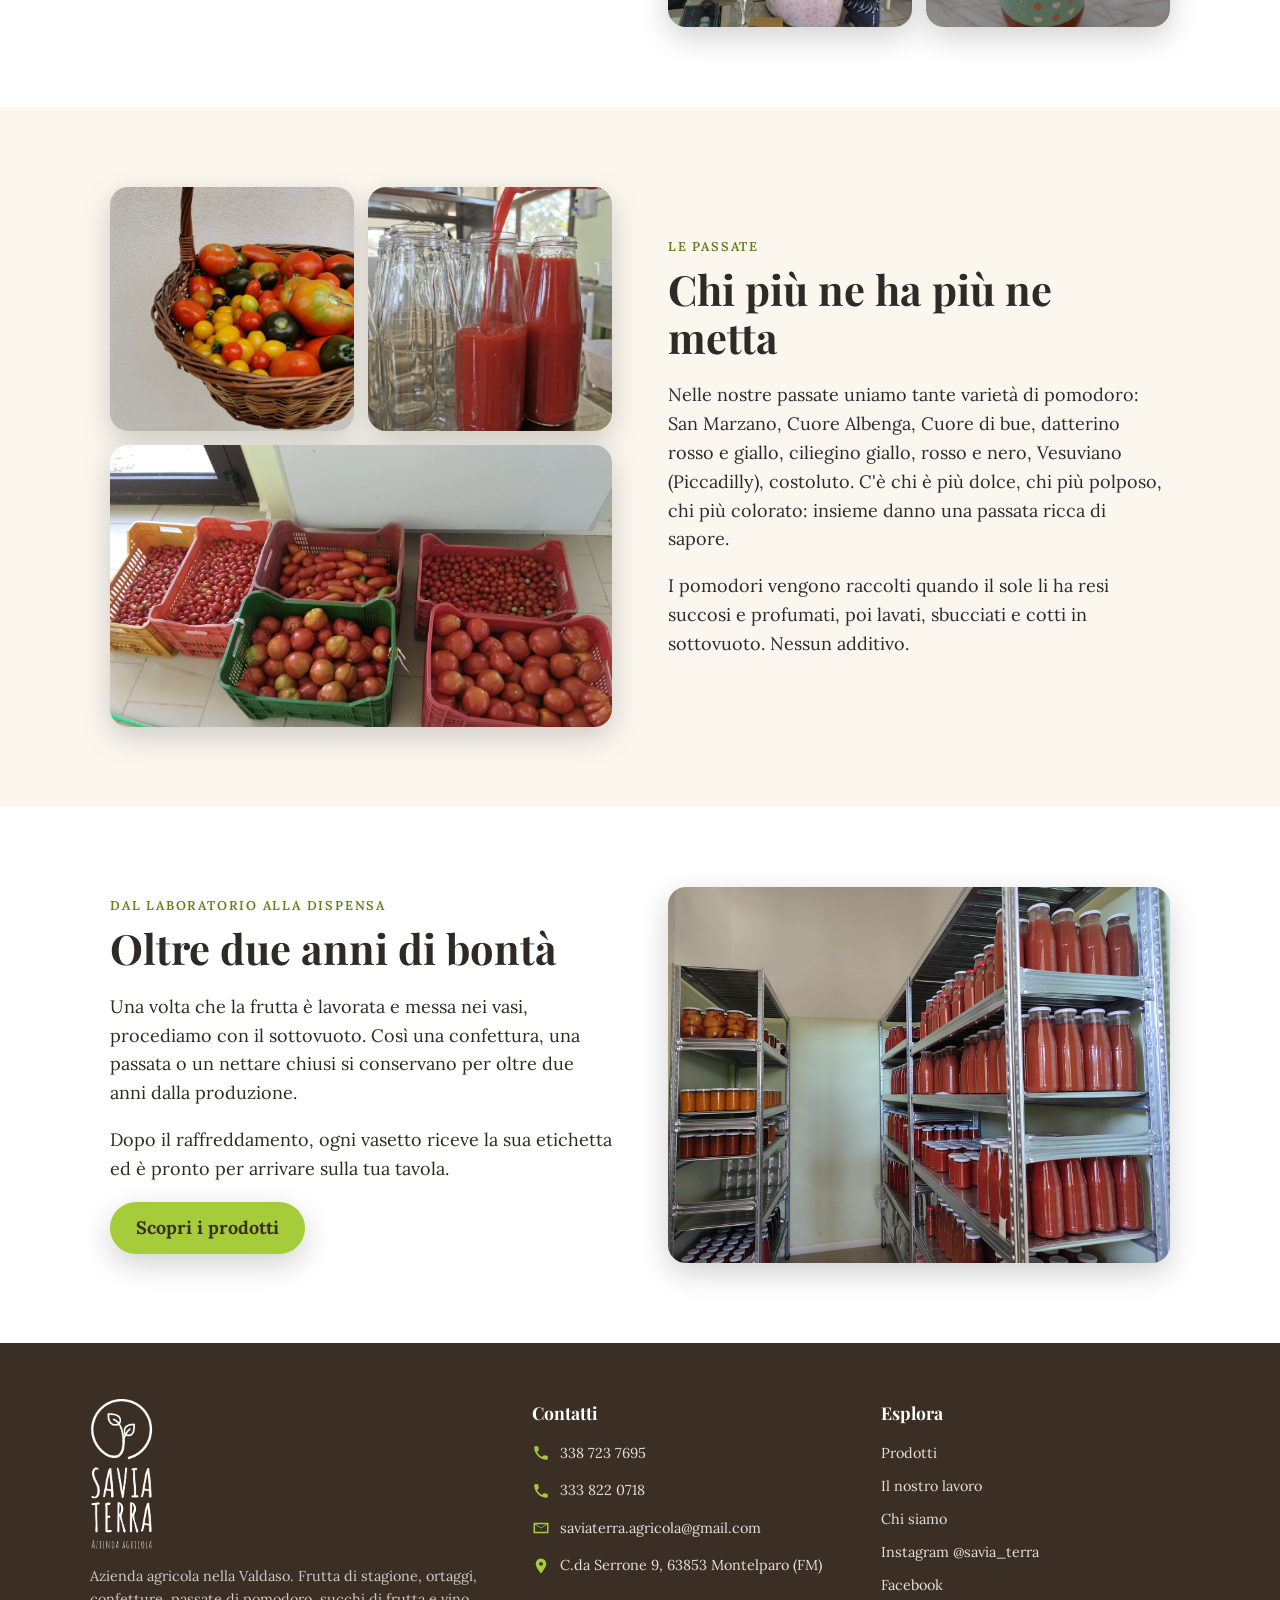
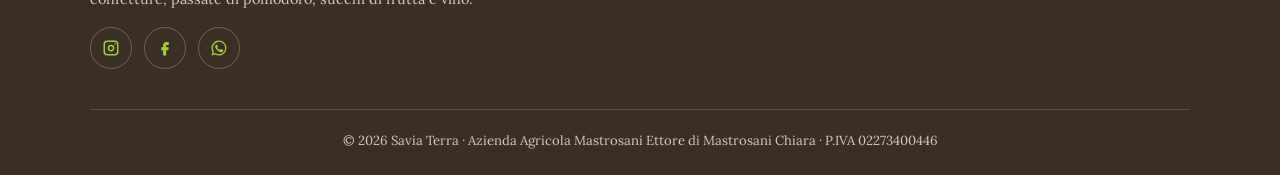
<file: il-nostro-lavoro.html>
<!DOCTYPE html>
<html lang="it">
<head>
    <meta charset="UTF-8">
    <meta name="viewport" content="width=device-width, initial-scale=1">
    <title>Il nostro lavoro | Savia Terra</title>
    <meta name="description" content="Come raccogliamo la frutta e prepariamo confetture, nettari e passate nel nostro laboratorio: dalla raccolta al sottovuoto, fino all'etichetta.">
    <link rel="icon" href="storage/logo.jpg">
    <link rel="preconnect" href="https://fonts.googleapis.com">
    <link rel="preconnect" href="https://fonts.gstatic.com" crossorigin>
    <link href="https://fonts.googleapis.com/css2?family=Lora:wght@400;600&family=Playfair+Display:wght@600;700&display=swap" rel="stylesheet">
    <link rel="stylesheet" href="styles.css">
</head>
<body>

    <header class="site-header">
        <div class="header">
            <a class="brand" href="./">
                <img src="storage/logo.jpg" alt="Savia Terra | Logo">
                Savia Terra
            </a>
            <nav class="link">
                <a href="./">Home</a>
                <a href="prodotti.html">Prodotti</a>
                <a href="il-nostro-lavoro.html" aria-current="page">Il nostro lavoro</a>
                <a href="chi-siamo.html">Chi siamo</a>
                <a href="#contatti">Contatti</a>
            </nav>
        </div>
    </header>

    <main>
        <section class="page-hero" style="--hero-img: url('storage/img/raccolta-cesti.jpg');">
            <div>
                <h1>Il nostro lavoro</h1>
                <p>Produciamo frutta e ortaggi e nel nostro laboratorio li trasformiamo in passate, confetture e succhi di frutta.</p>
            </div>
        </section>

        <!-- Fasi -->
        <section class="section">
            <div class="container">
                <h2 class="section-title">Dal campo al vasetto</h2>
                <p class="section-intro">Ogni prodotto passa dalle nostre mani, dalla pianta all'etichetta.</p>
                <ol class="steps">
                    <li>
                        <img src="storage/img/raccolta-cesto-pesche.jpg" alt="Cesto di pesche raccolte" loading="lazy">
                        <div>
                            <h3>Raccolta</h3>
                            <p>La frutta matura sull'albero e la raccogliamo al momento giusto.</p>
                        </div>
                    </li>
                    <li>
                        <img src="storage/img/pomodori-preparazione.jpg" alt="Pomodori lavati e tagliati in laboratorio" loading="lazy">
                        <div>
                            <h3>Lavorazione</h3>
                            <p>Lavaggio, selezione accurata e taglio, subito dopo la raccolta.</p>
                        </div>
                    </li>
                    <li>
                        <img src="storage/img/sottovuoto.jpg" alt="Bottiglie di passata nel macchinario per il sottovuoto" loading="lazy">
                        <div>
                            <h3>Imbottigliamento e sottovuoto</h3>
                            <p>Cottura a temperatura controllata, poi vasi e bottiglie vanno sottovuoto.</p>
                        </div>
                    </li>
                    <li>
                        <img src="storage/img/etichettatura.jpg" alt="Prodotti appena etichettati sul bancone del laboratorio" loading="lazy">
                        <div>
                            <h3>Raffreddamento ed etichettatura</h3>
                            <p>I vasetti riposano sugli scaffali e li etichettiamo uno per uno.</p>
                        </div>
                    </li>
                </ol>
            </div>
        </section>

        <!-- Raccolta -->
        <section class="section section-alt">
            <div class="container">
                <div class="split">
                    <div>
                        <span class="eyebrow">Raccogliere la frutta</span>
                        <h2 class="section-title">Matura sull'albero</h2>
                        <p>Tutta la frutta che lavoriamo è coltivata da noi: pesche di tante varietà, albicocche, pere, susine e molto altro. La lasciamo maturare sulla pianta, dove arriva al suo più alto grado di dolcezza naturale, così possiamo ridurre al minimo gli zuccheri aggiunti.</p>
                        <p>La raccolta è fatta a mano. Il frutto raccolto più o meno maturo ha colore e consistenza diversi, ed è anche per questo che ogni nostro vasetto è unico.</p>
                    </div>
                    <div class="collage">
                        <img class="wide" src="storage/img/raccolta-pesche-albero.jpg" alt="Raccolta delle pesche dall'albero" loading="lazy" style="object-position: center 35%;">
                        <img src="storage/img/albicocche-albero.jpg" alt="Albicocche mature sul ramo" loading="lazy">
                        <img src="storage/img/pesche-cassetta.jpg" alt="Cassetta di pesche appena raccolte" loading="lazy">
                    </div>
                </div>
            </div>
        </section>

        <!-- Confetture -->
        <section class="section">
            <div class="container">
                <div class="split reverse">
                    <div>
                        <span class="eyebrow">Preparare le confetture</span>
                        <h2 class="section-title">Senza pectina, senza addensanti</h2>
                        <p>La lavorazione avviene subito dopo la raccolta, senza passaggi in frigorifero che potrebbero modificare la freschezza, il profumo e il sapore del frutto.</p>
                        <p>Non aggiungiamo pectina: lasciamo che la frutta si concentri nel macchinario con una cottura in sottovuoto a temperatura controllata. Così le proprietà organolettiche restano invariate e la confettura non risulta artificiale al gusto né gelatinosa. Aggiungiamo solo limone, mai acido citrico.</p>
                    </div>
                    <div class="collage">
                        <img src="storage/img/albicocche-lavaggio.jpg" alt="Albicocche nel cestello di lavaggio" loading="lazy">
                        <img src="storage/img/arance-tagliate.jpg" alt="Arance tagliate per la marmellata" loading="lazy">
                        <img class="wide" src="storage/img/confetture-pesca.jpg" alt="Vasi di confettura di pesca appena preparati" loading="lazy">
                    </div>
                </div>
            </div>
        </section>

        <!-- Succhi -->
        <section class="section section-alt">
            <div class="container">
                <div class="split">
                    <div>
                        <span class="eyebrow">Produrre i succhi</span>
                        <h2 class="section-title">Il colore lo decide la frutta</h2>
                        <p>I nostri nettari di pesca, pera, albicocca, mela e kiwi nascono dalla stessa frutta delle confetture. Non aggiungiamo coloranti né conservanti, quindi il colore dipende solo dalla polpa: una nettarina con la buccia dà un nettare arancione scuro, una pesca a polpa bianca un colore rosato.</p>
                        <p>Usiamo bottiglie riciclabili e pratiche di produzione sostenibili, per ridurre l'impatto ambientale.</p>
                    </div>
                    <div class="collage">
                        <img class="wide" src="storage/img/nettari-pera.jpg" alt="Bottiglie di nettare di pera" loading="lazy">
                        <img src="storage/img/chiara-davide-laboratorio.jpg" alt="Chiara e Davide nel laboratorio" loading="lazy">
                        <img src="storage/img/nettare-bottiglia.jpg" alt="Una bottiglia di nettare Savia Terra" loading="lazy">
                    </div>
                </div>
            </div>
        </section>

        <!-- Passate -->
        <section class="section">
            <div class="container">
                <div class="split reverse">
                    <div>
                        <span class="eyebrow">Le passate</span>
                        <h2 class="section-title">Chi più ne ha più ne metta</h2>
                        <p>Nelle nostre passate uniamo tante varietà di pomodoro: San Marzano, Cuore Albenga, Cuore di bue, datterino rosso e giallo, ciliegino giallo, rosso e nero, Vesuviano (Piccadilly), costoluto. C'è chi è più dolce, chi più polposo, chi più colorato: insieme danno una passata ricca di sapore.</p>
                        <p>I pomodori vengono raccolti quando il sole li ha resi succosi e profumati, poi lavati, sbucciati e cotti in sottovuoto. Nessun additivo.</p>
                    </div>
                    <div class="collage">
                        <img src="storage/img/pomodori-cesto.jpg" alt="Cesto di pomodori di varietà diverse" loading="lazy">
                        <img src="storage/img/imbottigliamento.jpg" alt="Imbottigliamento della passata" loading="lazy">
                        <img class="wide" src="storage/img/pomodori-cassette.jpg" alt="Cassette di pomodori appena raccolti" loading="lazy">
                    </div>
                </div>
            </div>
        </section>

        <!-- Conservazione -->
        <section class="section section-alt">
            <div class="container split">
                <div>
                    <span class="eyebrow">Dal laboratorio alla dispensa</span>
                    <h2 class="section-title">Oltre due anni di bontà</h2>
                    <p>Una volta che la frutta è lavorata e messa nei vasi, procediamo con il sottovuoto. Così una confettura, una passata o un nettare chiusi si conservano per oltre due anni dalla produzione.</p>
                    <p>Dopo il raffreddamento, ogni vasetto riceve la sua etichetta ed è pronto per arrivare sulla tua tavola.</p>
                    <a class="button" href="prodotti.html">Scopri i prodotti</a>
                </div>
                <img src="storage/img/raffreddamento-dispensa.jpg" alt="Scaffali con passate e confetture a raffreddare" loading="lazy">
            </div>
        </section>
    </main>

    <footer id="contatti">
        <div class="footer-grid">
            <div>
                <img class="footer-logo" src="storage/img/logo-bianco.png" alt="Savia Terra">
                <p>Azienda agricola nella Valdaso. Frutta di stagione, ortaggi, confetture, passate di pomodoro, succhi di frutta e vino.</p>
                <div class="social">
                    <a href="https://www.instagram.com/savia_terra/" target="_blank" rel="noopener" aria-label="Instagram @savia_terra">
                        <svg viewBox="0 0 24 24" aria-hidden="true"><path d="M7 2h10a5 5 0 0 1 5 5v10a5 5 0 0 1-5 5H7a5 5 0 0 1-5-5V7a5 5 0 0 1 5-5zm0 2a3 3 0 0 0-3 3v10a3 3 0 0 0 3 3h10a3 3 0 0 0 3-3V7a3 3 0 0 0-3-3H7zm5 3.5a4.5 4.5 0 1 1 0 9 4.5 4.5 0 0 1 0-9zm0 2a2.5 2.5 0 1 0 0 5 2.5 2.5 0 0 0 0-5zM17.5 5.5a1 1 0 1 1 0 2 1 1 0 0 1 0-2z"/></svg>
                    </a>
                    <a href="https://www.facebook.com/p/Savia-Terra-100066953913425/" target="_blank" rel="noopener" aria-label="Facebook Savia Terra">
                        <svg viewBox="0 0 24 24" aria-hidden="true"><path d="M14 8h3V4h-3c-2.8 0-4.5 1.8-4.5 4.6V11H7v4h2.5v7h4v-7h3l.5-4h-3.5V8.8c0-.5.3-.8.5-.8z"/></svg>
                    </a>
                    <a href="https://wa.me/393387237695" target="_blank" rel="noopener" aria-label="WhatsApp">
                        <svg viewBox="0 0 24 24" aria-hidden="true"><path d="M12 2a10 10 0 0 0-8.6 15.1L2 22l5-1.3A10 10 0 1 0 12 2zm0 18.2a8.2 8.2 0 0 1-4.2-1.2l-.3-.2-3 .8.8-2.9-.2-.3A8.2 8.2 0 1 1 12 20.2zm4.5-6.1c-.2-.1-1.5-.7-1.7-.8-.2-.1-.4-.1-.6.1l-.8 1c-.1.2-.3.2-.5.1a6.7 6.7 0 0 1-3.3-2.9c-.2-.4.3-.4.8-1.3.1-.2 0-.3 0-.4l-.8-1.8c-.2-.5-.4-.4-.6-.4h-.5a1 1 0 0 0-.7.3 3 3 0 0 0-.9 2.2 5.2 5.2 0 0 0 1.1 2.7 11.8 11.8 0 0 0 4.5 4c1.7.7 2.3.8 3.2.6.5-.1 1.5-.6 1.7-1.2.2-.6.2-1.1.2-1.2-.1-.1-.2-.2-.4-.3z"/></svg>
                    </a>
                </div>
            </div>
            <div>
                <h4>Contatti</h4>
                <ul>
                    <li><a href="tel:+393387237695"><svg viewBox="0 0 24 24" aria-hidden="true"><path d="M6.6 10.8a15.1 15.1 0 0 0 6.6 6.6l2.2-2.2a1 1 0 0 1 1-.25c1.1.37 2.3.57 3.6.57a1 1 0 0 1 1 1V20a1 1 0 0 1-1 1A17 17 0 0 1 3 4a1 1 0 0 1 1-1h3.5a1 1 0 0 1 1 1c0 1.25.2 2.45.57 3.57a1 1 0 0 1-.25 1L6.6 10.8z"/></svg>338 723 7695</a></li>
                    <li><a href="tel:+393338220718"><svg viewBox="0 0 24 24" aria-hidden="true"><path d="M6.6 10.8a15.1 15.1 0 0 0 6.6 6.6l2.2-2.2a1 1 0 0 1 1-.25c1.1.37 2.3.57 3.6.57a1 1 0 0 1 1 1V20a1 1 0 0 1-1 1A17 17 0 0 1 3 4a1 1 0 0 1 1-1h3.5a1 1 0 0 1 1 1c0 1.25.2 2.45.57 3.57a1 1 0 0 1-.25 1L6.6 10.8z"/></svg>333 822 0718</a></li>
                    <li><a href="mailto:saviaterra.agricola@gmail.com"><svg viewBox="0 0 24 24" aria-hidden="true"><path d="M3 5h18a1 1 0 0 1 1 1v12a1 1 0 0 1-1 1H3a1 1 0 0 1-1-1V6a1 1 0 0 1 1-1zm1 2.4V17h16V7.4l-8 5.3-8-5.3zM5.2 7 12 11.5 18.8 7H5.2z"/></svg>saviaterra.agricola@gmail.com</a></li>
                    <li><a href="https://www.google.com/maps/search/?api=1&amp;query=Contrada+Serrone+9+Montelparo+FM" target="_blank" rel="noopener"><svg viewBox="0 0 24 24" aria-hidden="true"><path d="M12 2a7 7 0 0 1 7 7c0 5.2-7 13-7 13S5 14.2 5 9a7 7 0 0 1 7-7zm0 4.5a2.5 2.5 0 1 0 0 5 2.5 2.5 0 0 0 0-5z"/></svg>C.da Serrone 9, 63853 Montelparo (FM)</a></li>
                </ul>
            </div>
            <div>
                <h4>Esplora</h4>
                <ul>
                    <li><a href="prodotti.html">Prodotti</a></li>
                    <li><a href="il-nostro-lavoro.html">Il nostro lavoro</a></li>
                    <li><a href="chi-siamo.html">Chi siamo</a></li>
                    <li><a href="https://www.instagram.com/savia_terra/" target="_blank" rel="noopener">Instagram @savia_terra</a></li>
                    <li><a href="https://www.facebook.com/p/Savia-Terra-100066953913425/" target="_blank" rel="noopener">Facebook</a></li>
                </ul>
            </div>
        </div>
        <div class="legal">
            <p>&copy; 2026 Savia Terra · Azienda Agricola Mastrosani Ettore di Mastrosani Chiara · P.IVA 02273400446</p>
        </div>
    </footer>

    <a class="whatsapp" href="https://wa.me/393387237695?text=Ciao%20Savia%20Terra!%20Vorrei%20informazioni%20sui%20vostri%20prodotti." target="_blank" rel="noopener" aria-label="Scrivici su WhatsApp">
        <img src="storage/wapp.png" alt="">
    </a>

</body>
</html>
</file>
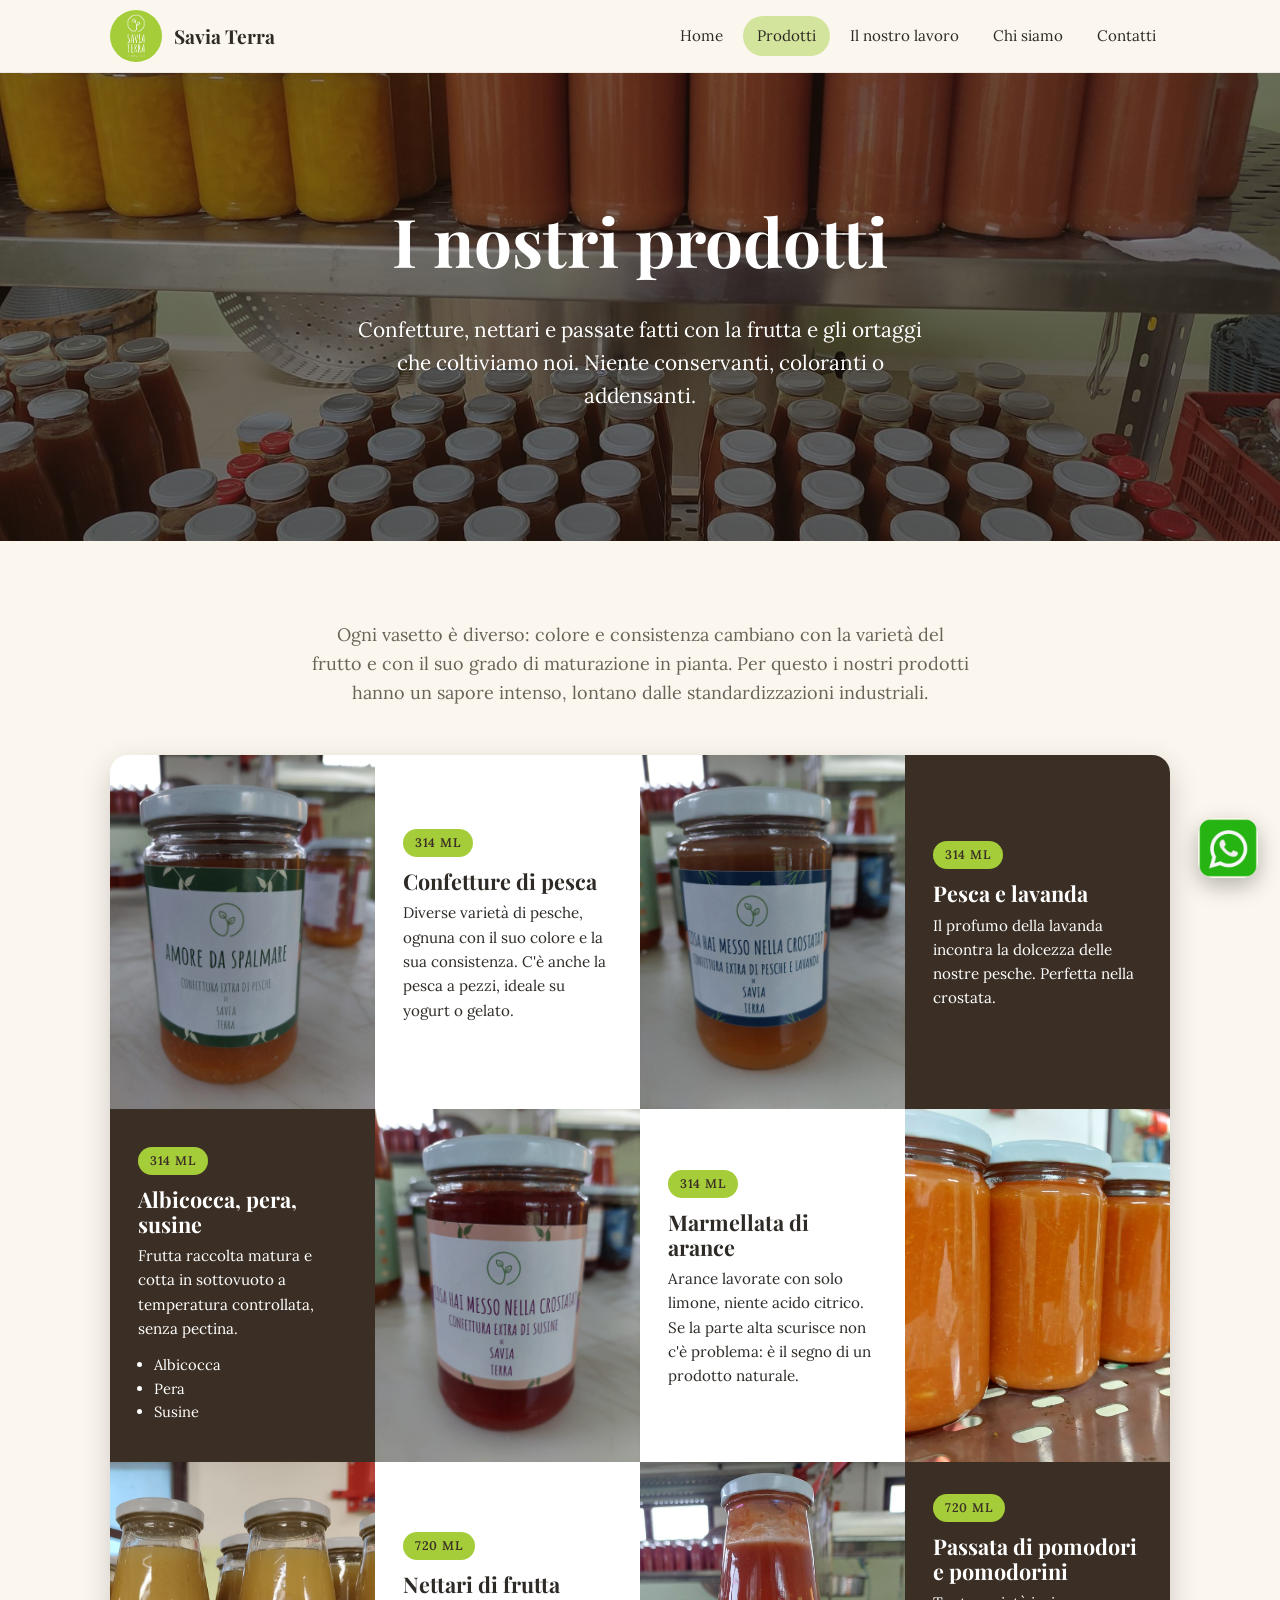
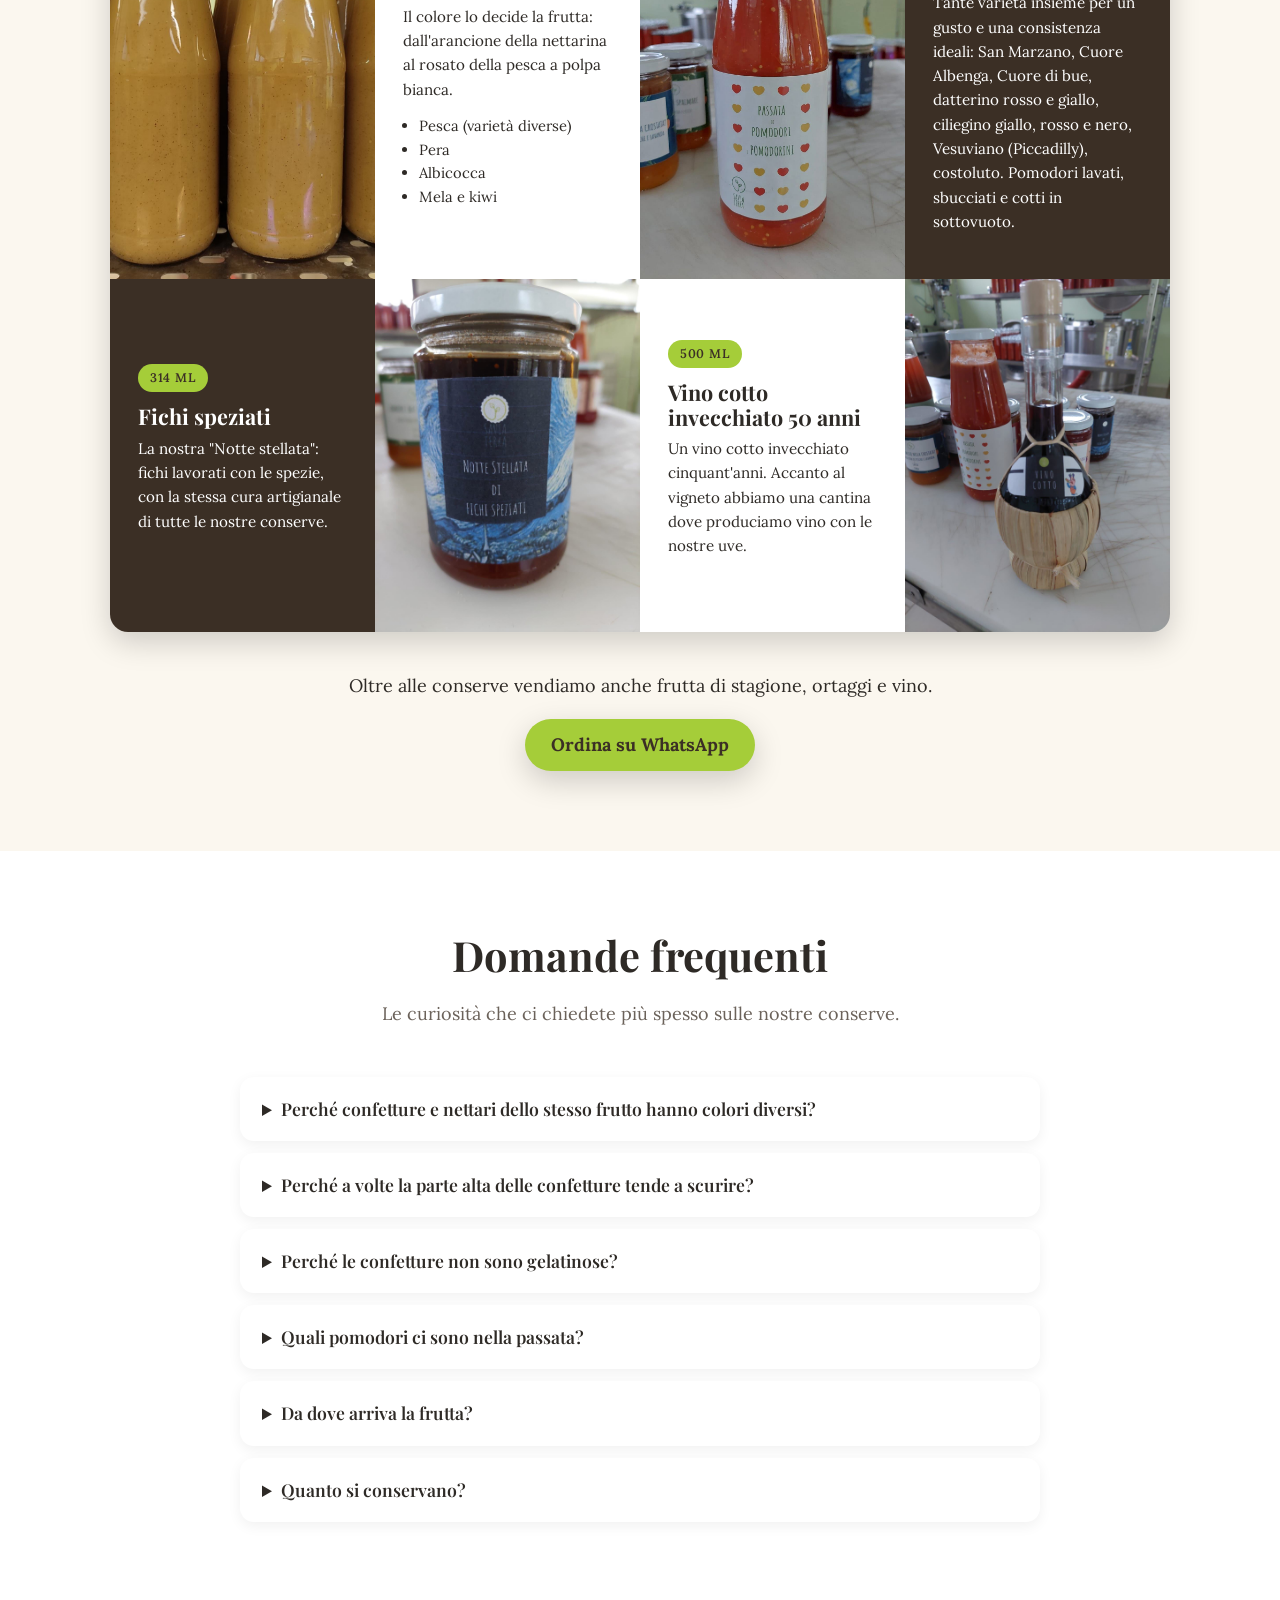
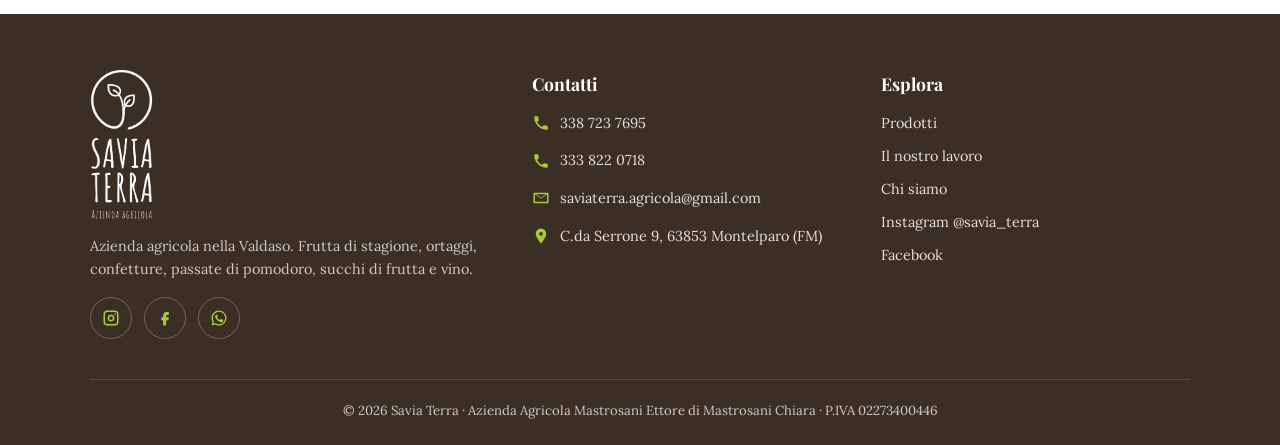
<file: prodotti.html>
<!DOCTYPE html>
<html lang="it">
<head>
    <meta charset="UTF-8">
    <meta name="viewport" content="width=device-width, initial-scale=1">
    <title>Prodotti | Savia Terra</title>
    <meta name="description" content="Confetture, marmellata di arance, nettari di frutta, passate di pomodoro, fichi speziati e vino cotto di Savia Terra: senza conservanti, coloranti o addensanti.">
    <link rel="icon" href="storage/logo.jpg">
    <link rel="preconnect" href="https://fonts.googleapis.com">
    <link rel="preconnect" href="https://fonts.gstatic.com" crossorigin>
    <link href="https://fonts.googleapis.com/css2?family=Lora:wght@400;600&family=Playfair+Display:wght@600;700&display=swap" rel="stylesheet">
    <link rel="stylesheet" href="styles.css">
</head>
<body>

    <header class="site-header">
        <div class="header">
            <a class="brand" href="./">
                <img src="storage/logo.jpg" alt="Savia Terra | Logo">
                Savia Terra
            </a>
            <nav class="link">
                <a href="./">Home</a>
                <a href="prodotti.html" aria-current="page">Prodotti</a>
                <a href="il-nostro-lavoro.html">Il nostro lavoro</a>
                <a href="chi-siamo.html">Chi siamo</a>
                <a href="#contatti">Contatti</a>
            </nav>
        </div>
    </header>

    <main>
        <section class="page-hero" style="--hero-img: url('storage/img/raffreddamento-scaffali.jpg');">
            <div>
                <h1>I nostri prodotti</h1>
                <p>Confetture, nettari e passate fatti con la frutta e gli ortaggi che coltiviamo noi. Niente conservanti, coloranti o addensanti.</p>
            </div>
        </section>

        <section class="section">
            <div class="container">
                <p class="section-intro">Ogni vasetto è diverso: colore e consistenza cambiano con la varietà del frutto e con il suo grado di maturazione in pianta. Per questo i nostri prodotti hanno un sapore intenso, lontano dalle standardizzazioni industriali.</p>

                <div class="checker">
                    <article id="confetture">
                        <img src="storage/img/confettura-pesche.jpg" alt="Confettura extra di pesche Amore da spalmare" loading="lazy">
                        <div class="info">
                            <span class="size">314 ml</span>
                            <h3>Confetture di pesca</h3>
                            <p>Diverse varietà di pesche, ognuna con il suo colore e la sua consistenza. C'è anche la pesca a pezzi, ideale su yogurt o gelato.</p>
                        </div>
                    </article>
                    <article>
                        <img src="storage/img/confettura-pesca-lavanda.jpg" alt="Confettura extra di pesche e lavanda" loading="lazy">
                        <div class="info">
                            <span class="size">314 ml</span>
                            <h3>Pesca e lavanda</h3>
                            <p>Il profumo della lavanda incontra la dolcezza delle nostre pesche. Perfetta nella crostata.</p>
                        </div>
                    </article>
                    <article id="confetture">
                        <img src="storage/img/confettura-susine.jpg" alt="Confettura extra di susine" loading="lazy">
                        <div class="info">
                            <span class="size">314 ml</span>
                            <h3>Albicocca, pera, susine</h3>
                            <p>Frutta raccolta matura e cotta in sottovuoto a temperatura controllata, senza pectina.</p>
                            <ul>
                                <li>Albicocca</li>
                                <li>Pera</li>
                                <li>Susine</li>
                            </ul>
                        </div>
                    </article>
                    <article>
                        <img src="storage/img/marmellata-arance.jpg" alt="Vasetti di marmellata di arance" loading="lazy">
                        <div class="info">
                            <span class="size">314 ml</span>
                            <h3>Marmellata di arance</h3>
                            <p>Arance lavorate con solo limone, niente acido citrico. Se la parte alta scurisce non c'è problema: è il segno di un prodotto naturale.</p>
                        </div>
                    </article>
                    <article id="nettari">
                        <img src="storage/img/nettari-pesca.jpg" alt="Nettari di pesca in bottiglia" loading="lazy">
                        <div class="info">
                            <span class="size">720 ml</span>
                            <h3>Nettari di frutta</h3>
                            <p>Il colore lo decide la frutta: dall'arancione della nettarina al rosato della pesca a polpa bianca.</p>
                            <ul>
                                <li>Pesca (varietà diverse)</li>
                                <li>Pera</li>
                                <li>Albicocca</li>
                                <li>Mela e kiwi</li>
                            </ul>
                        </div>
                    </article>
                    <article id="passata">
                        <img src="storage/img/passata-bottiglia.jpg" alt="Passata di pomodori e pomodorini" loading="lazy">
                        <div class="info">
                            <span class="size">720 ml</span>
                            <h3>Passata di pomodori e pomodorini</h3>
                            <p>Tante varietà insieme per un gusto e una consistenza ideali: San Marzano, Cuore Albenga, Cuore di bue, datterino rosso e giallo, ciliegino giallo, rosso e nero, Vesuviano (Piccadilly), costoluto. Pomodori lavati, sbucciati e cotti in sottovuoto.</p>
                        </div>
                    </article>
                    <article id="confetture">
                        <img src="storage/img/fichi-speziati.jpg" alt="Fichi speziati Notte stellata" loading="lazy">
                        <div class="info">
                            <span class="size">314 ml</span>
                            <h3>Fichi speziati</h3>
                            <p>La nostra "Notte stellata": fichi lavorati con le spezie, con la stessa cura artigianale di tutte le nostre conserve.</p>
                        </div>
                    </article>
                    <article>
                        <img src="storage/img/vino-cotto.jpg" alt="Fiasco di vino cotto invecchiato" loading="lazy">
                        <div class="info">
                            <span class="size">500 ml</span>
                            <h3>Vino cotto invecchiato 50 anni</h3>
                            <p>Un vino cotto invecchiato cinquant'anni. Accanto al vigneto abbiamo una cantina dove produciamo vino con le nostre uve.</p>
                        </div>
                    </article>
                </div>

                <div class="more">
                    <p>Oltre alle conserve vendiamo anche frutta di stagione, ortaggi e vino.</p>
                    <a class="button" href="https://wa.me/393387237695?text=Ciao%20Savia%20Terra!%20Vorrei%20ordinare%20i%20vostri%20prodotti." target="_blank" rel="noopener">Ordina su WhatsApp</a>
                </div>
            </div>
        </section>

        <section class="section section-alt">
            <div class="container">
                <h2 class="section-title">Domande frequenti</h2>
                <p class="section-intro">Le curiosità che ci chiedete più spesso sulle nostre conserve.</p>
                <div class="faq">
                    <details>
                        <summary>Perché confetture e nettari dello stesso frutto hanno colori diversi?</summary>
                        <p>Il colore dipende solo dalla polpa del frutto, perché non aggiungiamo coloranti né conservanti. Una pesca nettarina con la buccia dà un prodotto arancione scuro, una percoca vasetti giallo brillante, una pesca a polpa rossa una confettura molto scura e una a polpa bianca un colore rosato. Anche la maturazione al momento della raccolta cambia colore e consistenza.</p>
                    </details>
                    <details>
                        <summary>Perché a volte la parte alta delle confetture tende a scurire?</summary>
                        <p>Lavoriamo prodotti 100% naturali e aggiungiamo solo limone, non acido citrico. Nelle confetture chiare, come quelle di pesca gialla o di arancia, la parte superiore può scurire. Nessun problema: il prodotto è pastorizzato e messo sottovuoto e mantiene tutte le sue proprietà.</p>
                    </details>
                    <details>
                        <summary>Perché le confetture non sono gelatinose?</summary>
                        <p>Non usiamo addensanti né pectina. La frutta si concentra con una cottura in sottovuoto a temperatura controllata: così le proprietà organolettiche restano invariate e il prodotto non risulta artificiale al gusto né gelatinoso nella consistenza.</p>
                    </details>
                    <details>
                        <summary>Quali pomodori ci sono nella passata?</summary>
                        <p>Chi più ne ha più ne metta! Ogni varietà ha qualcosa da dare: c'è chi è più dolce, chi più ricco di vitamine, chi più polposo o colorato. Unendole otteniamo una passata ricca di sapore.</p>
                    </details>
                    <details>
                        <summary>Da dove arriva la frutta?</summary>
                        <p>Tutta la frutta che lavoriamo è coltivata da noi. La lasciamo maturare sull'albero, così da ridurre al minimo gli zuccheri aggiunti, e la lavoriamo subito dopo la raccolta, senza passaggi in frigorifero.</p>
                    </details>
                    <details>
                        <summary>Quanto si conservano?</summary>
                        <p>Una confettura, una passata o un nettare chiusi si conservano per oltre due anni dalla produzione.</p>
                    </details>
                </div>
            </div>
        </section>
    </main>

    <footer id="contatti">
        <div class="footer-grid">
            <div>
                <img class="footer-logo" src="storage/img/logo-bianco.png" alt="Savia Terra">
                <p>Azienda agricola nella Valdaso. Frutta di stagione, ortaggi, confetture, passate di pomodoro, succhi di frutta e vino.</p>
                <div class="social">
                    <a href="https://www.instagram.com/savia_terra/" target="_blank" rel="noopener" aria-label="Instagram @savia_terra">
                        <svg viewBox="0 0 24 24" aria-hidden="true"><path d="M7 2h10a5 5 0 0 1 5 5v10a5 5 0 0 1-5 5H7a5 5 0 0 1-5-5V7a5 5 0 0 1 5-5zm0 2a3 3 0 0 0-3 3v10a3 3 0 0 0 3 3h10a3 3 0 0 0 3-3V7a3 3 0 0 0-3-3H7zm5 3.5a4.5 4.5 0 1 1 0 9 4.5 4.5 0 0 1 0-9zm0 2a2.5 2.5 0 1 0 0 5 2.5 2.5 0 0 0 0-5zM17.5 5.5a1 1 0 1 1 0 2 1 1 0 0 1 0-2z"/></svg>
                    </a>
                    <a href="https://www.facebook.com/p/Savia-Terra-100066953913425/" target="_blank" rel="noopener" aria-label="Facebook Savia Terra">
                        <svg viewBox="0 0 24 24" aria-hidden="true"><path d="M14 8h3V4h-3c-2.8 0-4.5 1.8-4.5 4.6V11H7v4h2.5v7h4v-7h3l.5-4h-3.5V8.8c0-.5.3-.8.5-.8z"/></svg>
                    </a>
                    <a href="https://wa.me/393387237695" target="_blank" rel="noopener" aria-label="WhatsApp">
                        <svg viewBox="0 0 24 24" aria-hidden="true"><path d="M12 2a10 10 0 0 0-8.6 15.1L2 22l5-1.3A10 10 0 1 0 12 2zm0 18.2a8.2 8.2 0 0 1-4.2-1.2l-.3-.2-3 .8.8-2.9-.2-.3A8.2 8.2 0 1 1 12 20.2zm4.5-6.1c-.2-.1-1.5-.7-1.7-.8-.2-.1-.4-.1-.6.1l-.8 1c-.1.2-.3.2-.5.1a6.7 6.7 0 0 1-3.3-2.9c-.2-.4.3-.4.8-1.3.1-.2 0-.3 0-.4l-.8-1.8c-.2-.5-.4-.4-.6-.4h-.5a1 1 0 0 0-.7.3 3 3 0 0 0-.9 2.2 5.2 5.2 0 0 0 1.1 2.7 11.8 11.8 0 0 0 4.5 4c1.7.7 2.3.8 3.2.6.5-.1 1.5-.6 1.7-1.2.2-.6.2-1.1.2-1.2-.1-.1-.2-.2-.4-.3z"/></svg>
                    </a>
                </div>
            </div>
            <div>
                <h4>Contatti</h4>
                <ul>
                    <li><a href="tel:+393387237695"><svg viewBox="0 0 24 24" aria-hidden="true"><path d="M6.6 10.8a15.1 15.1 0 0 0 6.6 6.6l2.2-2.2a1 1 0 0 1 1-.25c1.1.37 2.3.57 3.6.57a1 1 0 0 1 1 1V20a1 1 0 0 1-1 1A17 17 0 0 1 3 4a1 1 0 0 1 1-1h3.5a1 1 0 0 1 1 1c0 1.25.2 2.45.57 3.57a1 1 0 0 1-.25 1L6.6 10.8z"/></svg>338 723 7695</a></li>
                    <li><a href="tel:+393338220718"><svg viewBox="0 0 24 24" aria-hidden="true"><path d="M6.6 10.8a15.1 15.1 0 0 0 6.6 6.6l2.2-2.2a1 1 0 0 1 1-.25c1.1.37 2.3.57 3.6.57a1 1 0 0 1 1 1V20a1 1 0 0 1-1 1A17 17 0 0 1 3 4a1 1 0 0 1 1-1h3.5a1 1 0 0 1 1 1c0 1.25.2 2.45.57 3.57a1 1 0 0 1-.25 1L6.6 10.8z"/></svg>333 822 0718</a></li>
                    <li><a href="mailto:saviaterra.agricola@gmail.com"><svg viewBox="0 0 24 24" aria-hidden="true"><path d="M3 5h18a1 1 0 0 1 1 1v12a1 1 0 0 1-1 1H3a1 1 0 0 1-1-1V6a1 1 0 0 1 1-1zm1 2.4V17h16V7.4l-8 5.3-8-5.3zM5.2 7 12 11.5 18.8 7H5.2z"/></svg>saviaterra.agricola@gmail.com</a></li>
                    <li><a href="https://www.google.com/maps/search/?api=1&amp;query=Contrada+Serrone+9+Montelparo+FM" target="_blank" rel="noopener"><svg viewBox="0 0 24 24" aria-hidden="true"><path d="M12 2a7 7 0 0 1 7 7c0 5.2-7 13-7 13S5 14.2 5 9a7 7 0 0 1 7-7zm0 4.5a2.5 2.5 0 1 0 0 5 2.5 2.5 0 0 0 0-5z"/></svg>C.da Serrone 9, 63853 Montelparo (FM)</a></li>
                </ul>
            </div>
            <div>
                <h4>Esplora</h4>
                <ul>
                    <li><a href="prodotti.html">Prodotti</a></li>
                    <li><a href="il-nostro-lavoro.html">Il nostro lavoro</a></li>
                    <li><a href="chi-siamo.html">Chi siamo</a></li>
                    <li><a href="https://www.instagram.com/savia_terra/" target="_blank" rel="noopener">Instagram @savia_terra</a></li>
                    <li><a href="https://www.facebook.com/p/Savia-Terra-100066953913425/" target="_blank" rel="noopener">Facebook</a></li>
                </ul>
            </div>
        </div>
        <div class="legal">
            <p>&copy; 2026 Savia Terra · Azienda Agricola Mastrosani Ettore di Mastrosani Chiara · P.IVA 02273400446</p>
        </div>
    </footer>

    <a class="whatsapp" href="https://wa.me/393387237695?text=Ciao%20Savia%20Terra!%20Vorrei%20informazioni%20sui%20vostri%20prodotti." target="_blank" rel="noopener" aria-label="Scrivici su WhatsApp">
        <img src="storage/wapp.png" alt="">
    </a>

</body>
</html>
</file>
<file: styles.css>
:root {
  --green: #A5CD39;
  --green-dark: #5E7F1A;
  --tomato: #C8412B;
  --peach: #F4A259;
  --cream: #FBF7EF;
  --earth: #3B2F25;
  --text: #2E2A26;
  --muted: #6B625A;
  --radius: 18px;
  --shadow: 0 10px 30px rgba(0, 0, 0, 0.18);
  --max: 1100px;
}
 
*,
*::before,
*::after { box-sizing: border-box; }
 
html { scroll-behavior: smooth; }
 
body {
  margin: 0;
  font-family: "Lora", Georgia, serif;
  font-size: 18px;
  line-height: 1.6;
  color: var(--text);
  background: var(--cream);
}
 
h1, h2, h3 {
  font-family: "Playfair Display", Georgia, serif;
  line-height: 1.15;
  margin: 0 0 .5em;
}
 
img { max-width: 100%; display: block; }
 
a { color: inherit; }
 
.container {
  width: 100%;
  max-width: var(--max);
  margin: 0 auto;
  padding: 0 20px;
}
 
/* ---------- Header ---------- */
.site-header {
  position: sticky;
  top: 0;
  z-index: 10;
  background: rgba(251, 247, 239, 0.85);
  backdrop-filter: blur(10px);
  -webkit-backdrop-filter: blur(10px);
  border-bottom: 1px solid rgba(0, 0, 0, 0.06);
}
 
.header {
  display: flex;
  align-items: center;
  justify-content: space-between;
  gap: 16px;
  padding: 10px 20px;
  max-width: var(--max);
  margin: 0 auto;
}
 
.brand {
  display: flex;
  align-items: center;
  gap: 12px;
  text-decoration: none;
  font-family: "Playfair Display", Georgia, serif;
  font-weight: 700;
  font-size: 1.2rem;
}
 
.brand img {
  width: 52px;
  height: 52px;
  object-fit: cover;
  border-radius: 50%;
}
 
.link {
  display: flex;
  gap: 6px;
  flex-wrap: wrap;
}
 
.link a {
  text-decoration: none;
  font-size: .95rem;
  padding: 8px 14px;
  border-radius: 999px;
  transition: background .2s;
}
 
.link a:hover { background: rgba(165, 205, 57, 0.3); }
 
/* ---------- Hero ---------- */
.hero {
  position: relative;
  min-height: 80vh;
  display: grid;
  place-items: center;
  text-align: center;
  color: #fff;
  padding: 80px 20px;
  background:
    linear-gradient(rgba(30, 20, 10, 0.45), rgba(30, 20, 10, 0.55)),
    url("storage/4.jpg") center / cover no-repeat;
}
 
.hero h1 {
  font-size: clamp(2.6rem, 8vw, 5rem);
  letter-spacing: .02em;
}
 
.hero p {
  font-size: clamp(1.1rem, 2.5vw, 1.4rem);
  margin: 0 auto 1.6em;
  max-width: 34ch;
}
 
.button {
  display: inline-block;
  padding: 12px 26px;
  border-radius: 999px;
  background: var(--green);
  color: var(--earth);
  font-weight: 700;
  text-decoration: none;
  box-shadow: var(--shadow);
  transition: transform .2s, background .2s;
}
 
.button:hover { transform: translateY(-2px); background: #b8dc52; }
 
.button.outline {
  background: transparent;
  color: inherit;
  border: 2px solid currentColor;
  box-shadow: none;
}
 
/* ---------- Sections ---------- */
.section { padding: 80px 0; }
 
.section-title {
  text-align: center;
  font-size: clamp(1.8rem, 4vw, 2.6rem);
}
 
.section-intro {
  text-align: center;
  color: var(--muted);
  max-width: 60ch;
  margin: 0 auto 48px;
}
 
/* ---------- Product cards ---------- */
.products {
  background:
    linear-gradient(rgba(94, 127, 26, 0.75), rgba(59, 47, 37, 0.8)),
    url("storage/6.jpg") center / cover no-repeat fixed;
  color: #fff;
}
 
.products .section-intro { color: rgba(255, 255, 255, 0.85); }
 
.main-container {
  display: grid;
  grid-template-columns: repeat(auto-fit, minmax(260px, 1fr));
  gap: 24px;
}
 
.glass-card {
  padding: 32px 28px;
  background: rgba(255, 255, 255, 0.16);
  backdrop-filter: blur(12px) saturate(170%);
  -webkit-backdrop-filter: blur(12px) saturate(170%);
  border: 1px solid rgba(255, 255, 255, 0.3);
  border-radius: var(--radius);
  box-shadow: var(--shadow);
  transition: transform .25s;
}
 
.glass-card:hover { transform: translateY(-4px); }
 
.glass-card .dot {
  width: 44px;
  height: 44px;
  border-radius: 50%;
  margin-bottom: 18px;
}
 
.dot.tomato { background: var(--tomato); }
.dot.peach  { background: var(--peach); }
.dot.green  { background: var(--green); }
 
.glass-card p { margin: 0; opacity: .9; }
 
/* ---------- About ---------- */
.about {
  display: grid;
  grid-template-columns: 1fr 1fr;
  gap: 48px;
  align-items: center;
}
 
.about img {
  width: 100%;
  aspect-ratio: 4 / 3;
  object-fit: cover;
  border-radius: var(--radius);
  box-shadow: var(--shadow);
}
 
.about .section-title { text-align: left; }
 
/* ---------- Contacts ---------- */
.contact {
  background: var(--green);
  color: var(--earth);
  text-align: center;
}
 
.contact .section-intro { color: var(--earth); }
 
.contact .actions {
  display: flex;
  justify-content: center;
  gap: 14px;
  flex-wrap: wrap;
}
 
.contact .button { background: var(--earth); color: #fff; }
.contact .button.outline { background: transparent; color: var(--earth); }
 
/* ---------- Footer ---------- */
footer {
  background: var(--earth);
  color: rgba(255, 255, 255, 0.75);
  text-align: center;
  padding: 28px 20px;
  font-size: .9rem;
}
 
footer a { color: var(--green); }
 
/* ---------- Mobile ---------- */
@media (max-width: 720px) {
  .header { flex-direction: column; gap: 8px; }
  .about { grid-template-columns: 1fr; gap: 28px; }
  .section { padding: 56px 0; }
  .products { background-attachment: scroll; }
}

/* =========================================================
   Additional components (multi-page site)
   ========================================================= */

.link a[aria-current="page"] { background: rgba(165, 205, 57, 0.45); }

.eyebrow {
  display: block;
  font-size: .8rem;
  letter-spacing: .14em;
  text-transform: uppercase;
  color: var(--green-dark);
  font-weight: 600;
  margin-bottom: .6em;
}

.section-alt { background: #fff; }

.more { margin-top: 40px; text-align: center; }

/* ---------- Page hero (inner pages) ---------- */
.page-hero {
  min-height: 52vh;
  display: grid;
  place-items: center;
  text-align: center;
  color: #fff;
  padding: 80px 20px;
  background:
    linear-gradient(rgba(30, 20, 10, 0.45), rgba(30, 20, 10, 0.6)),
    var(--hero-img) center / cover no-repeat;
}

.page-hero h1 { font-size: clamp(2.4rem, 7vw, 4.2rem); }

.page-hero p {
  font-size: clamp(1.05rem, 2.3vw, 1.3rem);
  max-width: 46ch;
  margin: 0 auto;
}

.hero .tagline {
  font-style: italic;
  letter-spacing: .08em;
  margin-bottom: .3em;
}

/* ---------- Split: text + image ---------- */
.split {
  display: grid;
  grid-template-columns: 1fr 1fr;
  gap: 56px;
  align-items: center;
}

.split + .split { margin-top: 80px; }
.split.reverse > :first-child { order: 2; }

.split .section-title { text-align: left; }

.split > img,
.collage img {
  width: 100%;
  object-fit: cover;
  border-radius: var(--radius);
  box-shadow: var(--shadow);
}

.split > img { aspect-ratio: 4 / 3; }

.collage {
  display: grid;
  grid-template-columns: 1fr 1fr;
  gap: 14px;
}

.collage img { aspect-ratio: 1; height: 100%; }
.collage img.wide { grid-column: span 2; aspect-ratio: 16 / 9; }

/* ---------- Image cards (home) ---------- */
.card-grid {
  display: grid;
  grid-template-columns: repeat(auto-fit, minmax(230px, 1fr));
  gap: 24px;
}

.photo-card {
  display: flex;
  flex-direction: column;
  background: #fff;
  color: var(--text);
  border-radius: var(--radius);
  overflow: hidden;
  box-shadow: var(--shadow);
  text-decoration: none;
  transition: transform .25s;
}

.photo-card:hover { transform: translateY(-4px); }

.photo-card img {
  width: 100%;
  aspect-ratio: 4 / 3;
  object-fit: cover;
}

.photo-card div { padding: 20px 22px 24px; }
.photo-card h3 { font-size: 1.25rem; }
.photo-card p { margin: 0; color: var(--muted); font-size: .95rem; }

/* ---------- Values list ---------- */
.values {
  display: grid;
  grid-template-columns: repeat(auto-fit, minmax(220px, 1fr));
  gap: 28px;
  margin: 0;
  padding: 0;
  list-style: none;
}

.values li {
  padding: 28px 24px;
  border-radius: var(--radius);
  background: var(--cream);
  border-top: 5px solid var(--green);
}

.values h3 { font-size: 1.2rem; }
.values p { margin: 0; color: var(--muted); font-size: .95rem; }

/* ---------- Checkerboard product grid ----------
   Each product = photo + info. On wide screens two products sit
   on each row and every other row swaps photo/info, so pictures
   and text interlock like a chessboard. */
.checker {
  display: grid;
  grid-template-columns: 1fr 1fr;
  border-radius: var(--radius);
  overflow: hidden;
  box-shadow: var(--shadow);
}

.checker article {
  display: grid;
  grid-template-columns: 1fr 1fr;
}

.checker img {
  width: 100%;
  height: 100%;
  min-height: 300px;
  object-fit: cover;
}

.checker .info {
  padding: 32px 28px;
  display: flex;
  flex-direction: column;
  justify-content: center;
  background: #fff;
}

.checker article:nth-child(4n+2) .info,
.checker article:nth-child(4n+3) .info { background: var(--earth); color: #fff; }

.checker article:nth-child(4n+3) img,
.checker article:nth-child(4n+4) img { order: 2; }

.checker h3 { font-size: 1.35rem; margin-bottom: .35em; }
.checker p { margin: 0 0 .8em; font-size: .95rem; }

.checker .size {
  align-self: flex-start;
  font-size: .78rem;
  font-weight: 600;
  letter-spacing: .06em;
  text-transform: uppercase;
  padding: 4px 12px;
  border-radius: 999px;
  background: var(--green);
  color: var(--earth);
  margin-bottom: 12px;
}

.checker ul {
  margin: 0;
  padding-left: 1.1em;
  font-size: .92rem;
}

/* ---------- FAQ ---------- */
.faq {
  max-width: 800px;
  margin: 0 auto;
}

.faq details {
  background: #fff;
  border-radius: 14px;
  padding: 18px 22px;
  margin-bottom: 12px;
  box-shadow: 0 4px 14px rgba(0, 0, 0, 0.06);
}

.faq summary {
  cursor: pointer;
  font-family: "Playfair Display", Georgia, serif;
  font-weight: 600;
  font-size: 1.1rem;
}

.faq details p { margin: .8em 0 0; color: var(--muted); }

/* ---------- Process steps ---------- */
.steps {
  counter-reset: step;
  display: grid;
  grid-template-columns: repeat(auto-fit, minmax(220px, 1fr));
  gap: 24px;
  margin: 0;
  padding: 0;
  list-style: none;
}

.steps li {
  counter-increment: step;
  background: #fff;
  border-radius: var(--radius);
  overflow: hidden;
  box-shadow: var(--shadow);
}

.steps img { width: 100%; aspect-ratio: 4 / 3; object-fit: cover; }
.steps div { padding: 18px 20px 22px; }

.steps h3::before {
  content: counter(step);
  display: inline-grid;
  place-items: center;
  width: 32px;
  height: 32px;
  margin-right: 10px;
  border-radius: 50%;
  background: var(--green);
  color: var(--earth);
  font-size: 1rem;
}

.steps h3 { font-size: 1.15rem; }
.steps p { margin: 0; font-size: .93rem; color: var(--muted); }

/* ---------- People (Chi siamo) ---------- */
.people {
  display: grid;
  grid-template-columns: 1fr 1fr;
  gap: 32px;
}

.person {
  background: #fff;
  border-radius: var(--radius);
  overflow: hidden;
  box-shadow: var(--shadow);
}

.person img { width: 100%; aspect-ratio: 4 / 3; object-fit: cover; }
.person div { padding: 24px 26px 28px; }
.person p { margin: 0; color: var(--muted); }

.quote {
  font-family: "Playfair Display", Georgia, serif;
  font-size: clamp(1.4rem, 3.4vw, 2.1rem);
  text-align: center;
  max-width: 30ch;
  margin: 0 auto;
  line-height: 1.3;
}

.gallery {
  display: grid;
  grid-template-columns: repeat(4, 1fr);
  grid-auto-rows: 220px;
  gap: 14px;
}

.gallery img {
  width: 100%;
  height: 100%;
  object-fit: cover;
  border-radius: 14px;
}

.gallery .big { grid-column: span 2; grid-row: span 2; }

/* ---------- Contact list ---------- */
.contact-list {
  display: flex;
  flex-wrap: wrap;
  justify-content: center;
  gap: 10px 28px;
  margin: 28px 0 0;
  padding: 0;
  list-style: none;
}

.contact-list a { text-decoration: none; font-weight: 600; }
.contact-list a:hover { text-decoration: underline; }

/* ---------- Footer ---------- */
footer { text-align: left; padding: 56px 20px 24px; }

.footer-grid {
  display: grid;
  grid-template-columns: 1.3fr 1fr 1fr;
  gap: 40px;
  max-width: var(--max);
  margin: 0 auto;
}

.footer-logo { width: 64px; margin-bottom: 14px; }

footer h4 {
  font-family: "Playfair Display", Georgia, serif;
  color: #fff;
  font-size: 1.1rem;
  margin: 0 0 14px;
}

footer p { margin: 0 0 .6em; }

footer ul { list-style: none; margin: 0; padding: 0; }
footer li { margin-bottom: 10px; }

footer li a,
footer .social a {
  display: inline-flex;
  align-items: center;
  gap: 10px;
  color: rgba(255, 255, 255, 0.85);
  text-decoration: none;
}

footer li a:hover { color: var(--green); }

footer svg { width: 18px; height: 18px; flex: none; fill: var(--green); }

footer .social { display: flex; gap: 12px; margin-top: 16px; }

footer .social a {
  width: 42px;
  height: 42px;
  justify-content: center;
  border-radius: 50%;
  border: 1px solid rgba(255, 255, 255, 0.25);
  transition: background .2s;
}

footer .social a:hover { background: rgba(165, 205, 57, 0.25); }

.legal {
  max-width: var(--max);
  margin: 40px auto 0;
  padding-top: 20px;
  border-top: 1px solid rgba(255, 255, 255, 0.15);
  font-size: .82rem;
  text-align: center;
}

.legal p { margin: 0; }

/* ---------- Floating WhatsApp button ---------- */
.whatsapp {
  position: fixed;
  right: 22px;
  bottom: 22px;
  z-index: 50;
  width: 60px;
  height: 60px;
  border-radius: 16px;
  box-shadow: 0 8px 22px rgba(0, 0, 0, 0.28);
  transition: transform .2s;
}

.whatsapp:hover { transform: scale(1.08); }

.whatsapp img { width: 100%; height: 100%; border-radius: 16px; }

/* ---------- Responsive ---------- */
@media (max-width: 900px) {
  .split, .people { grid-template-columns: 1fr; gap: 32px; }
  .split.reverse > :first-child { order: 0; }
  .footer-grid { grid-template-columns: 1fr 1fr; }
  .footer-grid > :first-child { grid-column: span 2; }

  /* one product per row, alternating photo left / right */
  .checker { grid-template-columns: 1fr; }
  .checker article .info { background: #fff; color: var(--text); }
  .checker article img { order: 0; }
  .checker article:nth-child(even) img { order: 0; }/*HERE WAS 2*/
  .checker article:nth-child(even) .info { background: var(--earth); color: #fff; }

  .gallery { grid-template-columns: repeat(2, 1fr); grid-auto-rows: 180px; }
}

@media (max-width: 560px) {
  .checker article { grid-template-columns: 1fr; }
  .checker article:nth-child(even) img { order: 0; }
  .checker img { min-height: 0; aspect-ratio: 4 / 3; }
  .footer-grid { grid-template-columns: 1fr; }
  .footer-grid > :first-child { grid-column: auto; }
  .whatsapp { width: 52px; height: 52px; right: 16px; bottom: 16px; }
  footer { padding-bottom: 84px; } /* keep the floating button off the legal line */
}
</file>
